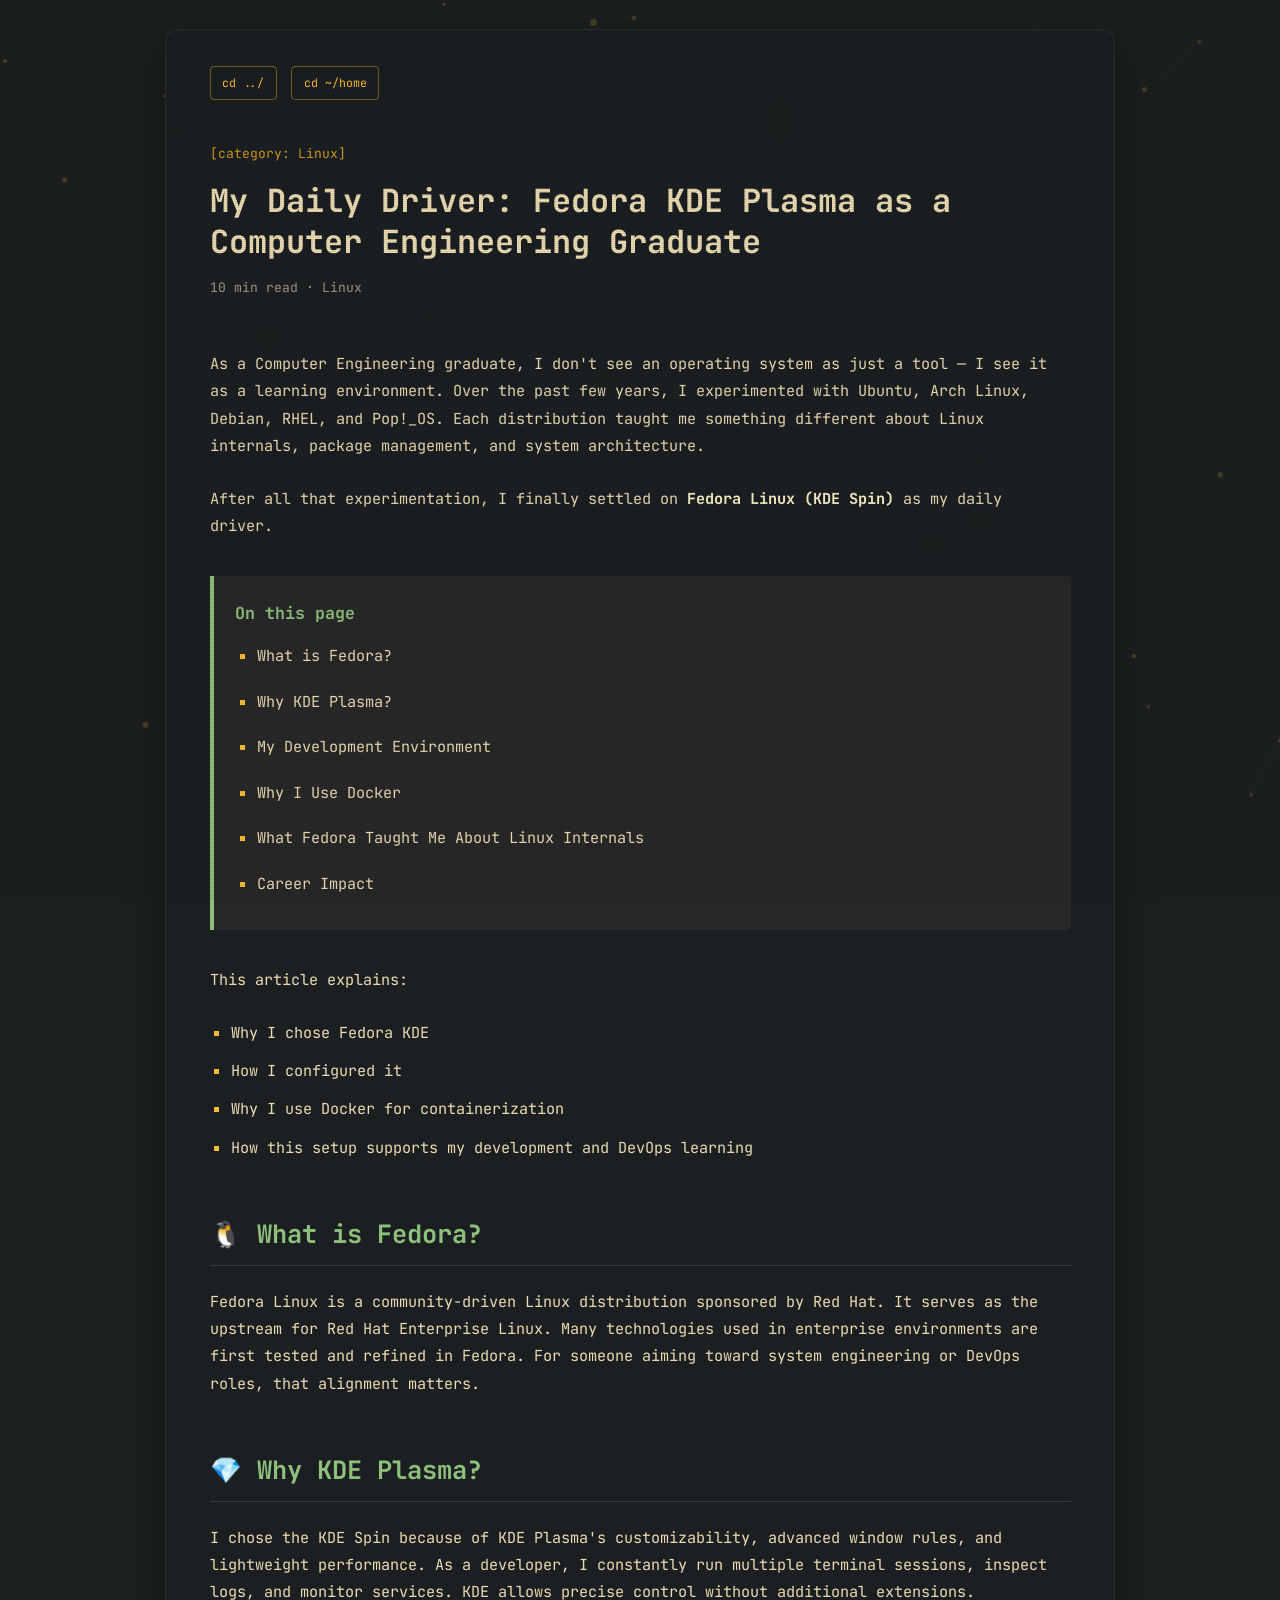
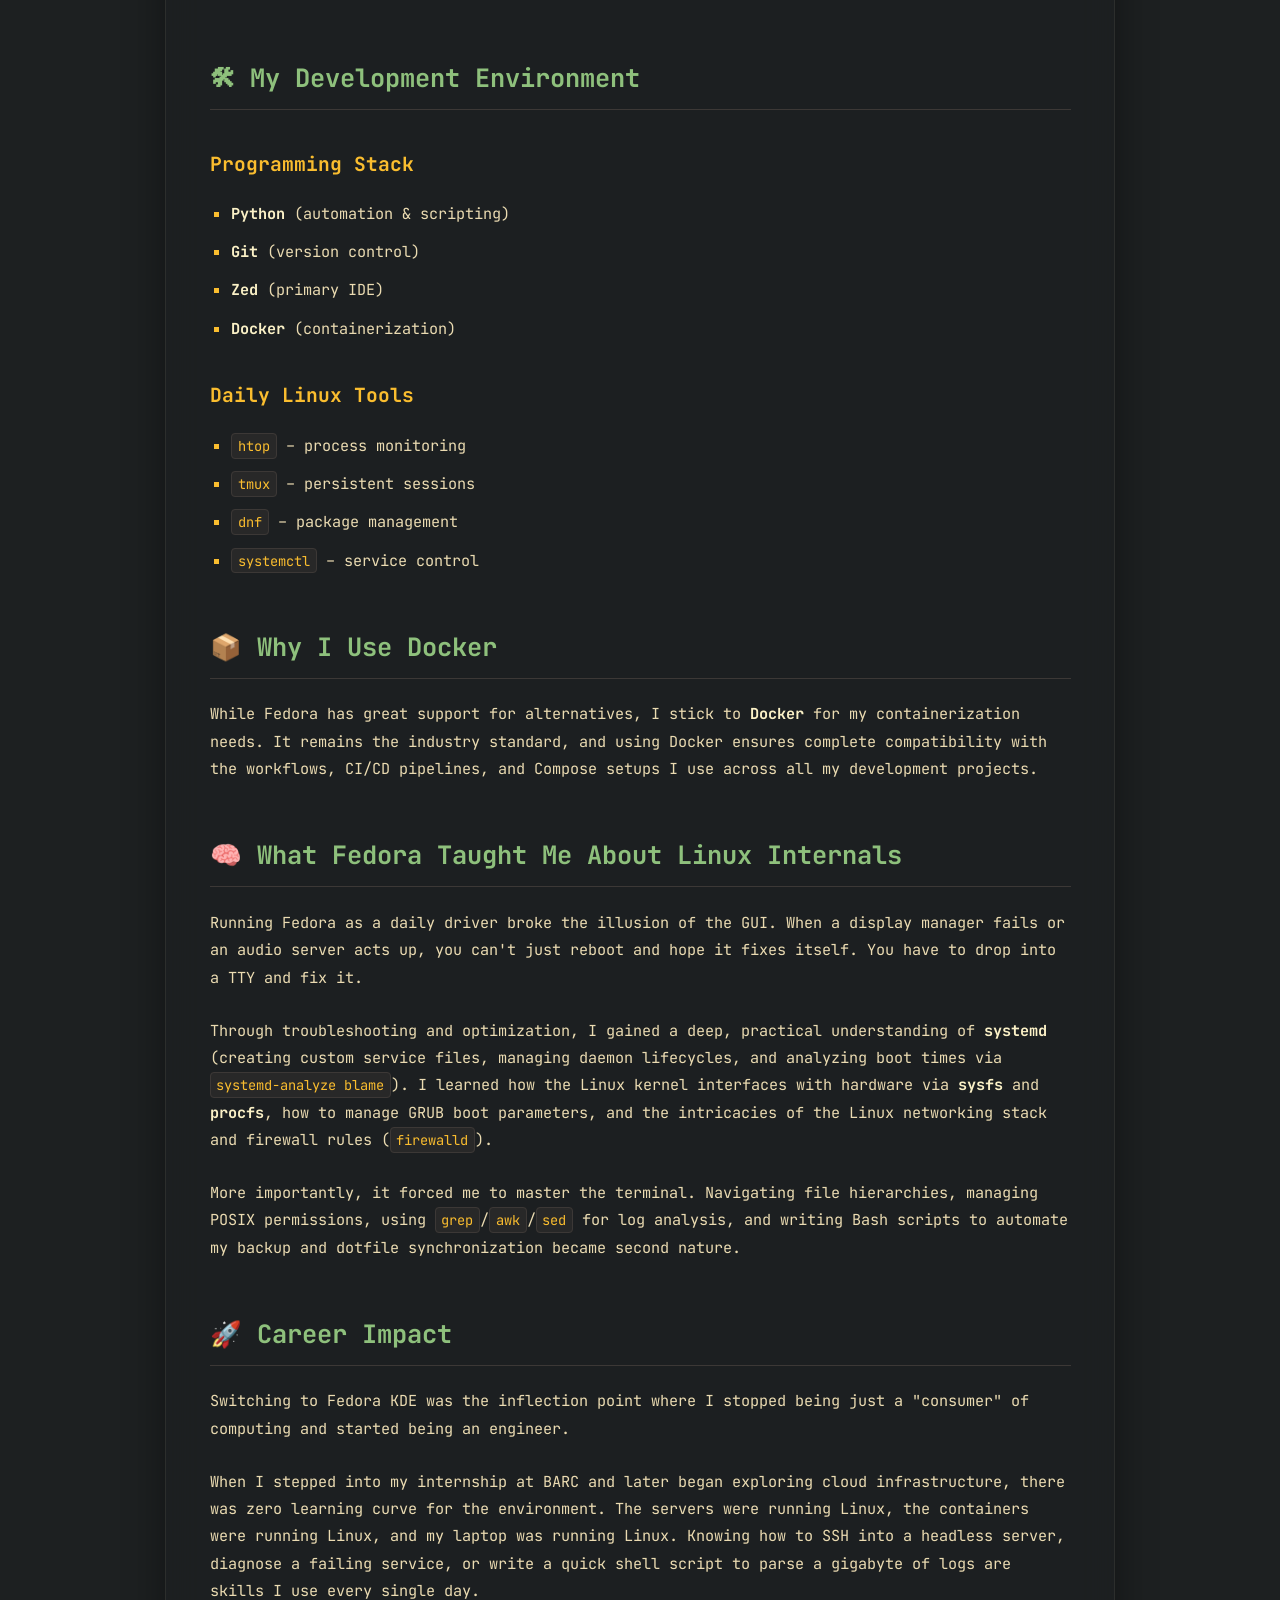
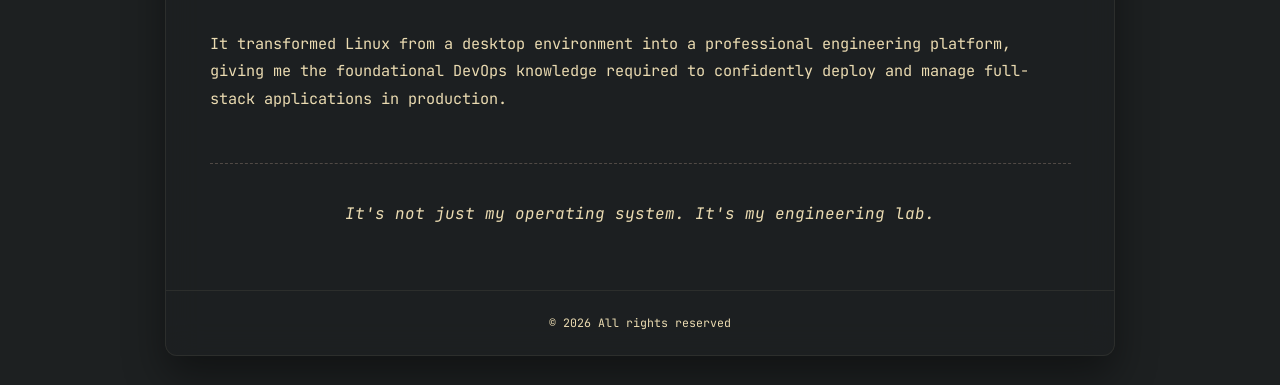
<file: blog/001-fedora-kde-plasma.html>
<!DOCTYPE html>
<html lang="en">
<head>
  <meta charset="UTF-8">
  <meta name="viewport" content="width=device-width, initial-scale=1.0">
  <title>My Daily Driver: Fedora KDE Plasma as a Computer Engineering Graduate | jeet@fedora:~/blog</title>
  <meta name="description" content="As a Computer Engineering graduate, I don't see an operating system as just a tool — I see it as a learning environment. Why I chose Fedora KDE Plasma.">
  <meta property="og:title" content="My Daily Driver: Fedora KDE Plasma as a Computer Engineering Graduate">
  <meta property="og:description" content="As a Computer Engineering graduate, I don't see an operating system as just a tool — I see it as a learning environment. Why I chose Fedora KDE Plasma.">
  <meta property="og:type" content="article">
  <meta property="article:published_time" content="2026-02-27">
  <meta property="og:url" content="https://jeetjawale.dev/blog/001-fedora-kde-plasma.html">
  <link rel="canonical" href="https://jeetjawale.dev/blog/001-fedora-kde-plasma.html">
  <meta property="og:image" content="https://jeetjawale.dev/assets/images/og-image.png">
  <meta property="og:image:width" content="1200">
  <meta property="og:image:height" content="630">
  <meta name="twitter:image" content="https://jeetjawale.dev/assets/images/og-image.png">
  <meta name="twitter:card" content="summary_large_image">
  <link rel="icon" href="data:image/svg+xml,<svg xmlns='http://www.w3.org/2000/svg' viewBox='0 0 100 100'><text y='.9em' font-size='90'>⚡</text></svg>">
  <link rel="preconnect" href="https://fonts.googleapis.com">
  <link rel="preconnect" href="https://fonts.gstatic.com" crossorigin>
  <link href="https://fonts.googleapis.com/css2?family=JetBrains+Mono:ital,wght@0,400;0,600;0,700;1,400&display=swap" rel="stylesheet">
  <link rel="stylesheet" href="../assets/css/style.css">

  <script type="application/ld+json">
  {
    "@context": "https://schema.org/",
    "@type": "Article",
    "headline": "My Daily Driver: Fedora KDE Plasma as a Computer Engineering Graduate",
    "description": "As a Computer Engineering graduate, I don't see an operating system as just a tool — I see it as a learning environment. Why I chose Fedora KDE Plasma.",
    "author": {
      "@type": "Person",
      "name": "Jeet Jawale",
      "url": "https://jeetjawale.dev/"
    },
    "datePublished": "2026-02-27",
    "image": "https://jeetjawale.dev/assets/images/og-image.png"
  }
  </script>
</head>
<body>
  <!-- CRT Scanlines -->
  <div class="crt-scanlines" aria-hidden="true"></div>
<!-- NEURAL NETWORK CANVAS (fixed background) -->
<canvas id="nn-canvas" aria-hidden="true"></canvas>

<div class="site-container">
<main>
  <div class="page-col">
    <div style="margin-bottom: 3rem; display: flex; gap: 1rem;">
      <a href="./blog.html" class="btn-terminal btn-terminal-outline" style="font-size: 0.8rem; padding: 0.4rem 0.8rem;">cd ../</a>
      <a href="../index.html?skipBoot=1" class="btn-terminal btn-terminal-outline" style="font-size: 0.8rem; padding: 0.4rem 0.8rem;">cd ~/home</a>
    </div>

    <article class="post-content">
      <header class="post-header">
        <div style="color: var(--yellow); font-size: 0.9rem; margin-bottom: 1rem;">[category: Linux]</div>
        <h1>My Daily Driver: Fedora KDE Plasma as a Computer Engineering Graduate</h1>
        <div style="color: var(--fg3); font-size: 0.9rem;">10 min read · Linux</div>
      </header>

      <div class="post-body">
        <p>As a Computer Engineering graduate, I don't see an operating system as just a tool &mdash; I see it as a learning environment. Over the past few years, I experimented with Ubuntu, Arch Linux, Debian, RHEL, and Pop!_OS. Each distribution taught me something different about Linux internals, package management, and system architecture.</p>

        <p>After all that experimentation, I finally settled on <strong>Fedora Linux (KDE Spin)</strong> as my daily driver.</p>

        <div class="post-callout">
          <h4>On this page</h4>
          <ul>
            <li><a href="#what-is-fedora">What is Fedora?</a></li>
            <li><a href="#why-kde-plasma">Why KDE Plasma?</a></li>
            <li><a href="#my-dev-env">My Development Environment</a></li>
            <li><a href="#why-docker">Why I Use Docker</a></li>
            <li><a href="#what-fedora-taught">What Fedora Taught Me About Linux Internals</a></li>
            <li><a href="#career-impact">Career Impact</a></li>
          </ul>
        </div>

        <p>This article explains:</p>
        <ul>
          <li>Why I chose Fedora KDE</li>
          <li>How I configured it</li>
          <li>Why I use Docker for containerization</li>
          <li>How this setup supports my development and DevOps learning</li>
        </ul>

        <h2 id="what-is-fedora">🐧 What is Fedora?</h2>
        <p>Fedora Linux is a community-driven Linux distribution sponsored by Red Hat. It serves as the upstream for Red Hat Enterprise Linux. Many technologies used in enterprise environments are first tested and refined in Fedora. For someone aiming toward system engineering or DevOps roles, that alignment matters.</p>

        <h2 id="why-kde-plasma">💎 Why KDE Plasma?</h2>
        <p>I chose the KDE Spin because of KDE Plasma's customizability, advanced window rules, and lightweight performance. As a developer, I constantly run multiple terminal sessions, inspect logs, and monitor services. KDE allows precise control without additional extensions.</p>

        <h2 id="my-dev-env">🛠 My Development Environment</h2>
        
        <h3>Programming Stack</h3>
        <ul>
          <li><strong>Python</strong> (automation & scripting)</li>
          <li><strong>Git</strong> (version control)</li>
          <li><strong>Zed</strong> (primary IDE)</li>
          <li><strong>Docker</strong> (containerization)</li>
        </ul>

        <h3>Daily Linux Tools</h3>
        <ul>
          <li><code>htop</code> – process monitoring</li>
          <li><code>tmux</code> – persistent sessions</li>
          <li><code>dnf</code> – package management</li>
          <li><code>systemctl</code> – service control</li>
        </ul>

        <h2 id="why-docker">📦 Why I Use Docker</h2>
        <p>While Fedora has great support for alternatives, I stick to <strong>Docker</strong> for my containerization needs. It remains the industry standard, and using Docker ensures complete compatibility with the workflows, CI/CD pipelines, and Compose setups I use across all my development projects.</p>

        <h2 id="what-fedora-taught">🧠 What Fedora Taught Me About Linux Internals</h2>
        <p>Running Fedora as a daily driver broke the illusion of the GUI. When a display manager fails or an audio server acts up, you can't just reboot and hope it fixes itself. You have to drop into a TTY and fix it.</p>
        <p>Through troubleshooting and optimization, I gained a deep, practical understanding of <strong>systemd</strong> (creating custom service files, managing daemon lifecycles, and analyzing boot times via <code>systemd-analyze blame</code>). I learned how the Linux kernel interfaces with hardware via <strong>sysfs</strong> and <strong>procfs</strong>, how to manage GRUB boot parameters, and the intricacies of the Linux networking stack and firewall rules (<code>firewalld</code>).</p>
        <p>More importantly, it forced me to master the terminal. Navigating file hierarchies, managing POSIX permissions, using <code>grep</code>/<code>awk</code>/<code>sed</code> for log analysis, and writing Bash scripts to automate my backup and dotfile synchronization became second nature.</p>

        <h2 id="career-impact">🚀 Career Impact</h2>
        <p>Switching to Fedora KDE was the inflection point where I stopped being just a "consumer" of computing and started being an engineer.</p>
        <p>When I stepped into my internship at BARC and later began exploring cloud infrastructure, there was zero learning curve for the environment. The servers were running Linux, the containers were running Linux, and my laptop was running Linux. Knowing how to SSH into a headless server, diagnose a failing service, or write a quick shell script to parse a gigabyte of logs are skills I use every single day.</p>
        <p>It transformed Linux from a desktop environment into a professional engineering platform, giving me the foundational DevOps knowledge required to confidently deploy and manage full-stack applications in production.</p>

        <p class="post-quote">
          It's not just my operating system. It's my engineering lab.
        </p>
      </div>
    </article>
  </div>
</main>

<footer>
  <div class="footer-bottom-row" style="justify-content: center;">
    <div>&copy; <span id="year"></span> All rights reserved</div>
  </div>
</footer>
</div> <!-- /site-container -->

<script>
  document.getElementById('year').textContent = new Date().getFullYear();
</script>
<script src="../assets/js/main.js"></script>

</body>
</html>
</file>
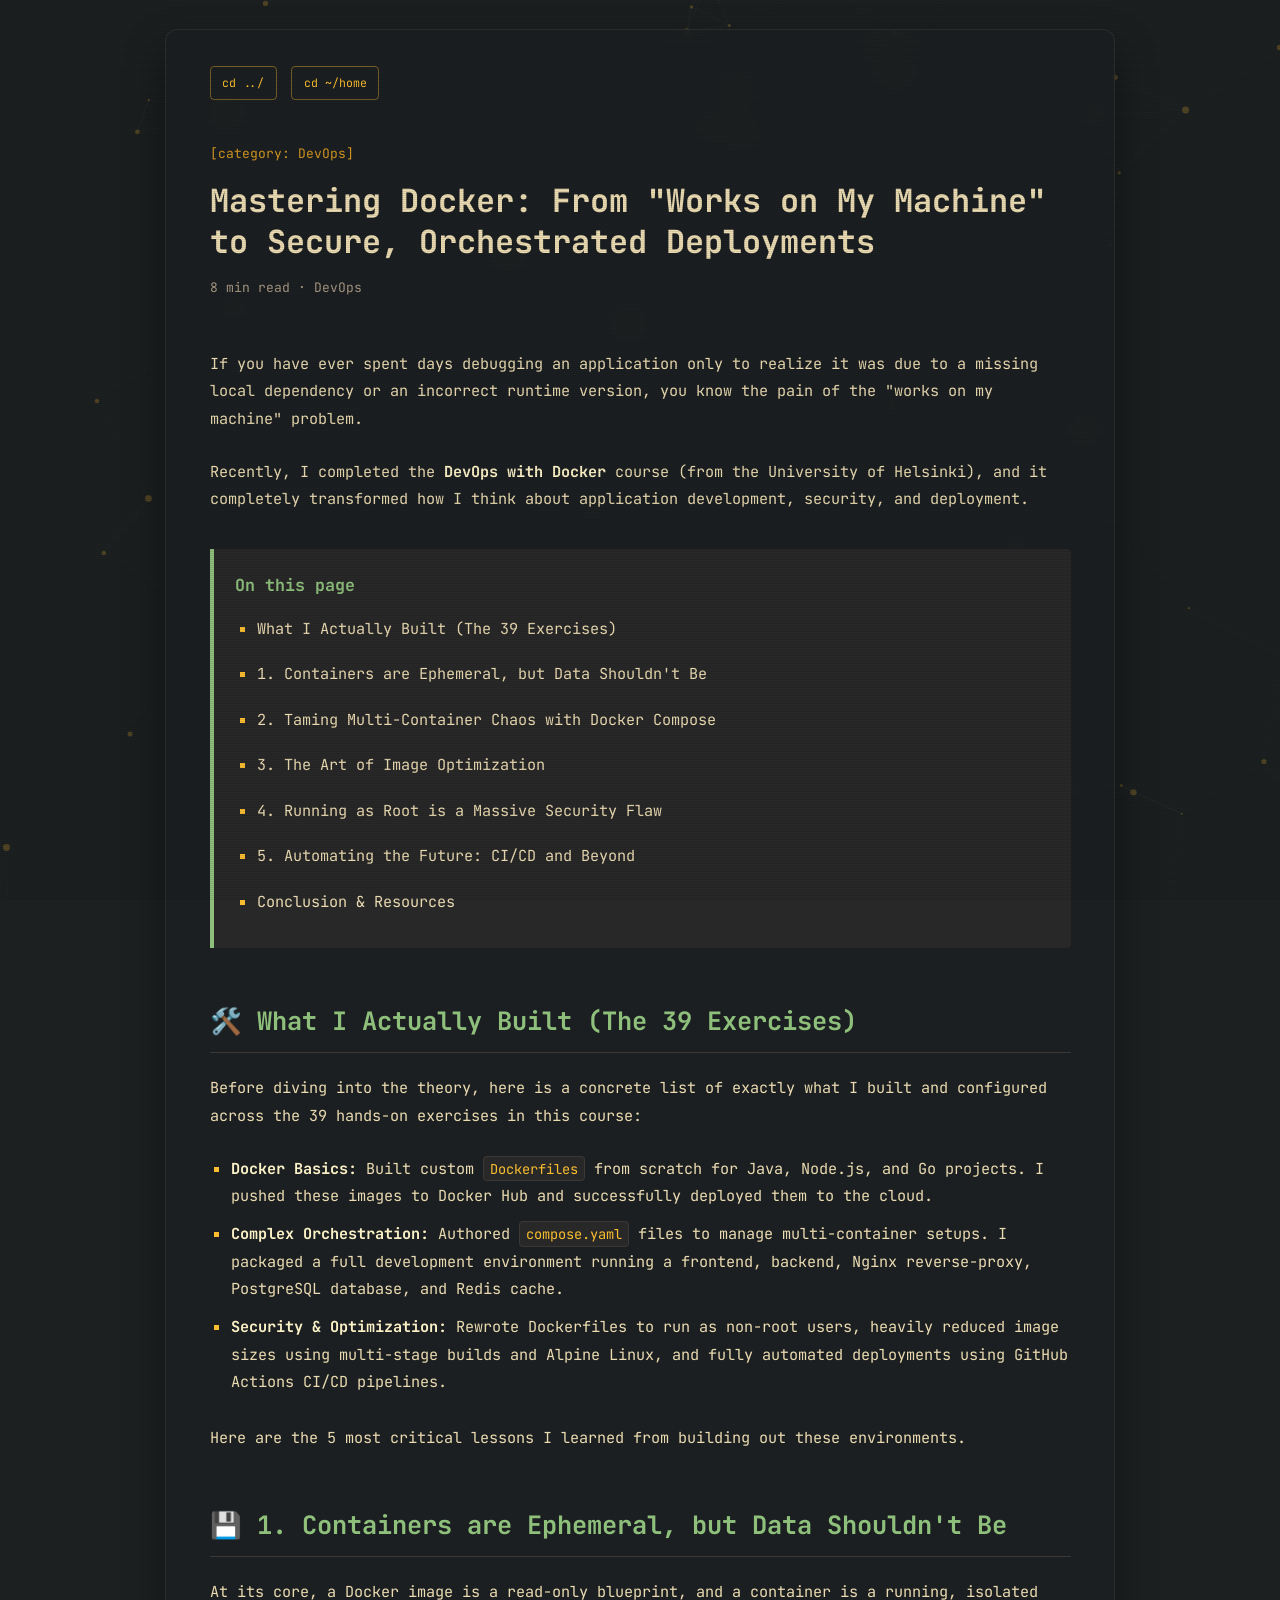
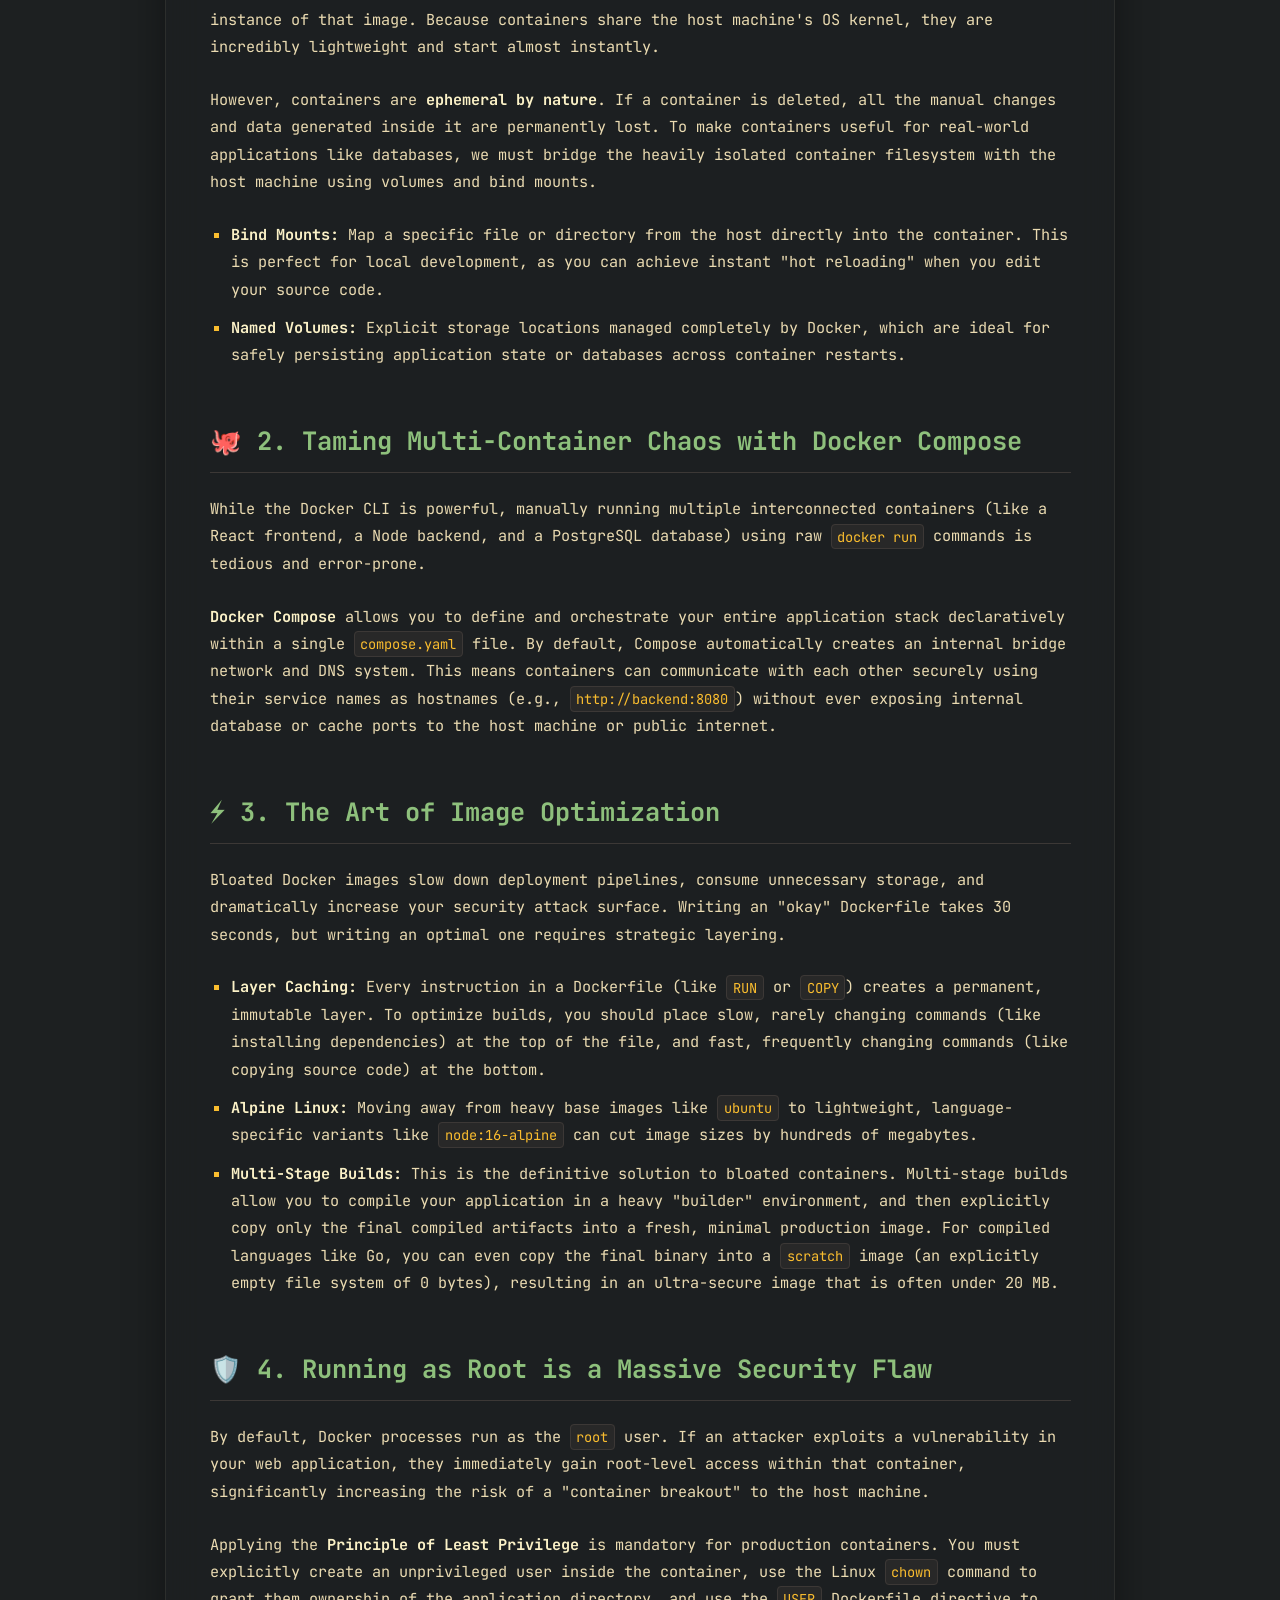
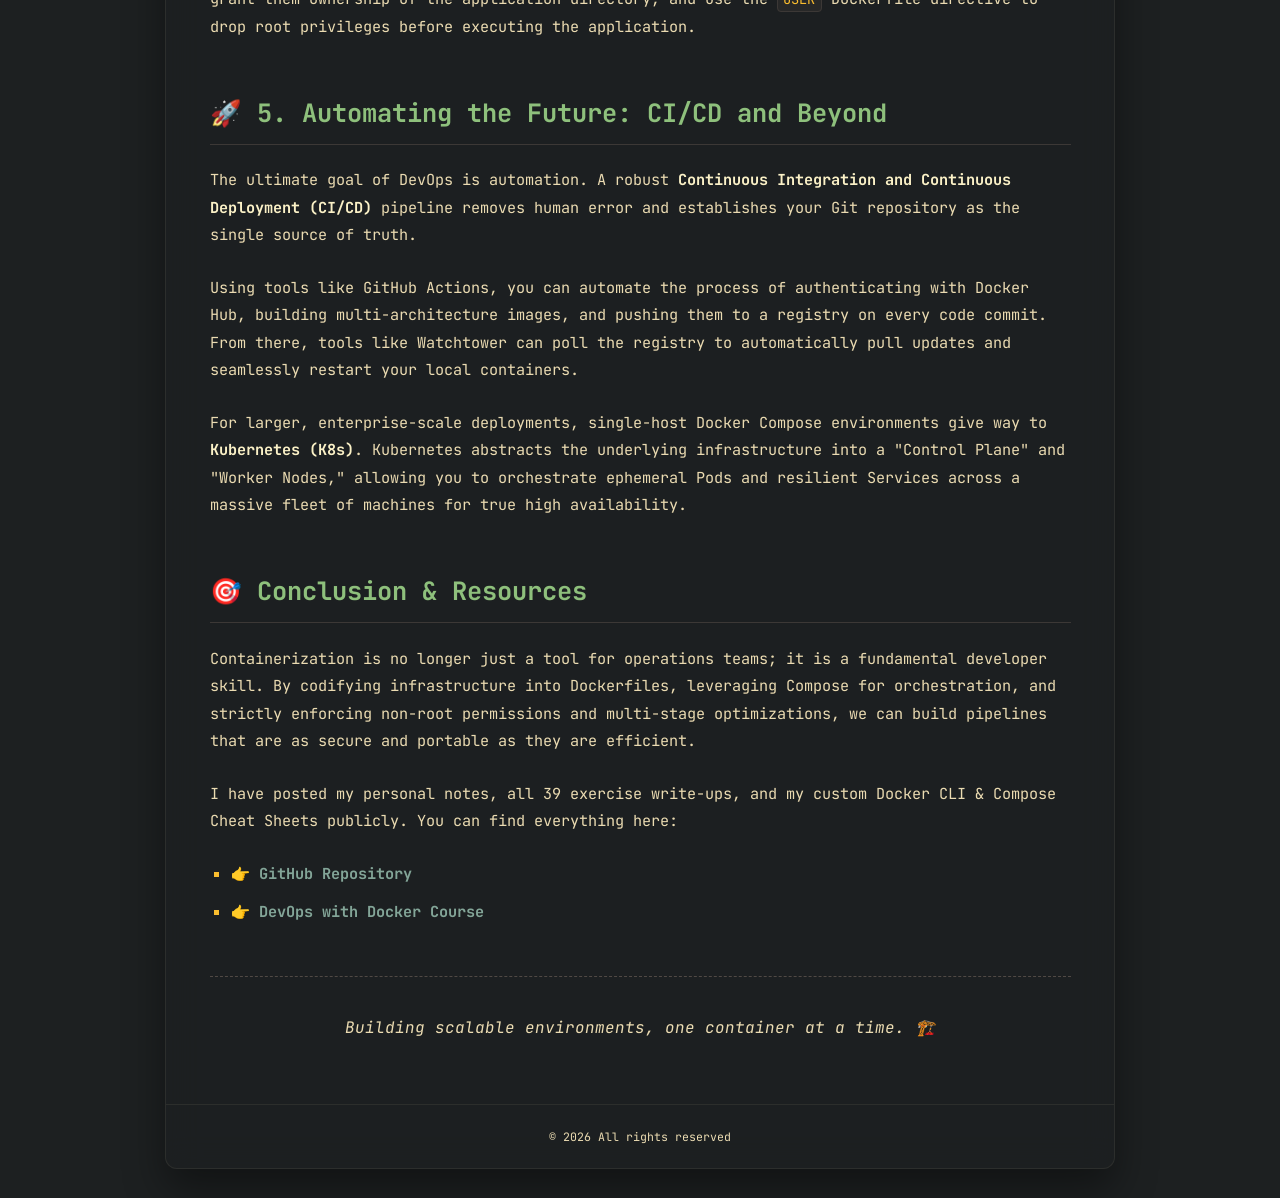
<file: blog/002-devops-with-docker.html>
<!DOCTYPE html>
<html lang="en">
<head>
  <meta charset="UTF-8">
  <meta name="viewport" content="width=device-width, initial-scale=1.0">
  <title>Mastering Docker: From "Works on My Machine" to Secure, Orchestrated Deployments | jeet@fedora:~/blog</title>
  <meta name="description" content="Recently, I completed the DevOps with Docker course, and it completely transformed how I think about application development, security, and deployment.">
  <meta property="og:title" content="Mastering Docker: From 'Works on My Machine' to Secure, Orchestrated Deployments">
  <meta property="og:description" content="Recently, I completed the DevOps with Docker course, and it completely transformed how I think about application development, security, and deployment.">
  <meta property="og:type" content="article">
  <meta property="article:published_time" content="2026-06-20">
  <meta property="og:url" content="https://jeetjawale.dev/blog/002-devops-with-docker.html">
  <link rel="canonical" href="https://jeetjawale.dev/blog/002-devops-with-docker.html">
  <meta property="og:image" content="https://jeetjawale.dev/assets/images/og-image.png">
  <meta property="og:image:width" content="1200">
  <meta property="og:image:height" content="630">
  <meta name="twitter:image" content="https://jeetjawale.dev/assets/images/og-image.png">
  <meta name="twitter:card" content="summary_large_image">
  <link rel="icon" href="data:image/svg+xml,<svg xmlns='http://www.w3.org/2000/svg' viewBox='0 0 100 100'><text y='.9em' font-size='90'>⚡</text></svg>">
  <link rel="preconnect" href="https://fonts.googleapis.com">
  <link rel="preconnect" href="https://fonts.gstatic.com" crossorigin>
  <link href="https://fonts.googleapis.com/css2?family=JetBrains+Mono:ital,wght@0,400;0,600;0,700;1,400&display=swap" rel="stylesheet">
  <link rel="stylesheet" href="../assets/css/style.css">

  <script type="application/ld+json">
  {
    "@context": "https://schema.org/",
    "@type": "Article",
    "headline": "Mastering Docker: From 'Works on My Machine' to Secure, Orchestrated Deployments",
    "description": "Recently, I completed the DevOps with Docker course, and it completely transformed how I think about application development, security, and deployment.",
    "author": {
      "@type": "Person",
      "name": "Jeet Jawale",
      "url": "https://jeetjawale.dev/"
    },
    "datePublished": "2026-06-20",
    "image": "https://jeetjawale.dev/assets/images/og-image.png"
  }
  </script>
</head>
<body>
  <!-- CRT Scanlines -->
  <div class="crt-scanlines" aria-hidden="true"></div>
<canvas id="nn-canvas" aria-hidden="true"></canvas>

<div class="site-container">
<main>
  <div class="page-col">
    <div style="margin-bottom: 3rem; display: flex; gap: 1rem;">
      <a href="./blog.html" class="btn-terminal btn-terminal-outline" style="font-size: 0.8rem; padding: 0.4rem 0.8rem;">cd ../</a>
      <a href="../index.html?skipBoot=1" class="btn-terminal btn-terminal-outline" style="font-size: 0.8rem; padding: 0.4rem 0.8rem;">cd ~/home</a>
    </div>

    <article class="post-content">
      <header class="post-header">
        <div style="color: var(--yellow); font-size: 0.9rem; margin-bottom: 1rem;">[category: DevOps]</div>
        <h1>Mastering Docker: From "Works on My Machine" to Secure, Orchestrated Deployments</h1>
        <div style="color: var(--fg3); font-size: 0.9rem;">8 min read · DevOps</div>
      </header>

      <div class="post-body">
        <p>If you have ever spent days debugging an application only to realize it was due to a missing local dependency or an incorrect runtime version, you know the pain of the "works on my machine" problem.</p>

        <p>Recently, I completed the <strong>DevOps with Docker</strong> course (from the University of Helsinki), and it completely transformed how I think about application development, security, and deployment.</p>

        <div class="post-callout">
          <h4>On this page</h4>
          <ul>
            <li><a href="#what-i-did">What I Actually Built (The 39 Exercises)</a></li>
            <li><a href="#lesson-1">1. Containers are Ephemeral, but Data Shouldn't Be</a></li>
            <li><a href="#lesson-2">2. Taming Multi-Container Chaos with Docker Compose</a></li>
            <li><a href="#lesson-3">3. The Art of Image Optimization</a></li>
            <li><a href="#lesson-4">4. Running as Root is a Massive Security Flaw</a></li>
            <li><a href="#lesson-5">5. Automating the Future: CI/CD and Beyond</a></li>
            <li><a href="#conclusion">Conclusion & Resources</a></li>
          </ul>
        </div>

        <h2 id="what-i-did">🛠️ What I Actually Built (The 39 Exercises)</h2>
        <p>Before diving into the theory, here is a concrete list of exactly what I built and configured across the 39 hands-on exercises in this course:</p>
        
        <ul>
          <li><strong>Docker Basics:</strong> Built custom <code>Dockerfiles</code> from scratch for Java, Node.js, and Go projects. I pushed these images to Docker Hub and successfully deployed them to the cloud.</li>
          <li><strong>Complex Orchestration:</strong> Authored <code>compose.yaml</code> files to manage multi-container setups. I packaged a full development environment running a frontend, backend, Nginx reverse-proxy, PostgreSQL database, and Redis cache.</li>
          <li><strong>Security & Optimization:</strong> Rewrote Dockerfiles to run as non-root users, heavily reduced image sizes using multi-stage builds and Alpine Linux, and fully automated deployments using GitHub Actions CI/CD pipelines.</li>
        </ul>

        <p>Here are the 5 most critical lessons I learned from building out these environments.</p>

        <h2 id="lesson-1">💾 1. Containers are Ephemeral, but Data Shouldn't Be</h2>
        <p>At its core, a Docker image is a read-only blueprint, and a container is a running, isolated instance of that image. Because containers share the host machine's OS kernel, they are incredibly lightweight and start almost instantly.</p>

        <p>However, containers are <strong>ephemeral by nature</strong>. If a container is deleted, all the manual changes and data generated inside it are permanently lost. To make containers useful for real-world applications like databases, we must bridge the heavily isolated container filesystem with the host machine using volumes and bind mounts.</p>

        <ul>
          <li><strong>Bind Mounts:</strong> Map a specific file or directory from the host directly into the container. This is perfect for local development, as you can achieve instant "hot reloading" when you edit your source code.</li>
          <li><strong>Named Volumes:</strong> Explicit storage locations managed completely by Docker, which are ideal for safely persisting application state or databases across container restarts.</li>
        </ul>

        <h2 id="lesson-2">🐙 2. Taming Multi-Container Chaos with Docker Compose</h2>
        <p>While the Docker CLI is powerful, manually running multiple interconnected containers (like a React frontend, a Node backend, and a PostgreSQL database) using raw <code>docker run</code> commands is tedious and error-prone.</p>

        <p><strong>Docker Compose</strong> allows you to define and orchestrate your entire application stack declaratively within a single <code>compose.yaml</code> file. By default, Compose automatically creates an internal bridge network and DNS system. This means containers can communicate with each other securely using their service names as hostnames (e.g., <code>http://backend:8080</code>) without ever exposing internal database or cache ports to the host machine or public internet.</p>

        <h2 id="lesson-3">⚡ 3. The Art of Image Optimization</h2>
        <p>Bloated Docker images slow down deployment pipelines, consume unnecessary storage, and dramatically increase your security attack surface. Writing an "okay" Dockerfile takes 30 seconds, but writing an optimal one requires strategic layering.</p>

        <ul>
          <li><strong>Layer Caching:</strong> Every instruction in a Dockerfile (like <code>RUN</code> or <code>COPY</code>) creates a permanent, immutable layer. To optimize builds, you should place slow, rarely changing commands (like installing dependencies) at the top of the file, and fast, frequently changing commands (like copying source code) at the bottom.</li>
          <li><strong>Alpine Linux:</strong> Moving away from heavy base images like <code>ubuntu</code> to lightweight, language-specific variants like <code>node:16-alpine</code> can cut image sizes by hundreds of megabytes.</li>
          <li><strong>Multi-Stage Builds:</strong> This is the definitive solution to bloated containers. Multi-stage builds allow you to compile your application in a heavy "builder" environment, and then explicitly copy only the final compiled artifacts into a fresh, minimal production image. For compiled languages like Go, you can even copy the final binary into a <code>scratch</code> image (an explicitly empty file system of 0 bytes), resulting in an ultra-secure image that is often under 20 MB.</li>
        </ul>

        <h2 id="lesson-4">🛡️ 4. Running as Root is a Massive Security Flaw</h2>
        <p>By default, Docker processes run as the <code>root</code> user. If an attacker exploits a vulnerability in your web application, they immediately gain root-level access within that container, significantly increasing the risk of a "container breakout" to the host machine.</p>

        <p>Applying the <strong>Principle of Least Privilege</strong> is mandatory for production containers. You must explicitly create an unprivileged user inside the container, use the Linux <code>chown</code> command to grant them ownership of the application directory, and use the <code>USER</code> Dockerfile directive to drop root privileges before executing the application.</p>

        <h2 id="lesson-5">🚀 5. Automating the Future: CI/CD and Beyond</h2>
        <p>The ultimate goal of DevOps is automation. A robust <strong>Continuous Integration and Continuous Deployment (CI/CD)</strong> pipeline removes human error and establishes your Git repository as the single source of truth.</p>

        <p>Using tools like GitHub Actions, you can automate the process of authenticating with Docker Hub, building multi-architecture images, and pushing them to a registry on every code commit. From there, tools like Watchtower can poll the registry to automatically pull updates and seamlessly restart your local containers.</p>

        <p>For larger, enterprise-scale deployments, single-host Docker Compose environments give way to <strong>Kubernetes (K8s)</strong>. Kubernetes abstracts the underlying infrastructure into a "Control Plane" and "Worker Nodes," allowing you to orchestrate ephemeral Pods and resilient Services across a massive fleet of machines for true high availability.</p>

        <h2 id="conclusion">🎯 Conclusion & Resources</h2>
        <p>Containerization is no longer just a tool for operations teams; it is a fundamental developer skill. By codifying infrastructure into Dockerfiles, leveraging Compose for orchestration, and strictly enforcing non-root permissions and multi-stage optimizations, we can build pipelines that are as secure and portable as they are efficient.</p>

        <p>I have posted my personal notes, all 39 exercise write-ups, and my custom Docker CLI & Compose Cheat Sheets publicly. You can find everything here:</p>

        <ul>
          <li>👉 <strong><a href="https://github.com/jeetjawale/devops-with-docker-spring-2026" target="_blank" style="color: var(--blue-b);">GitHub Repository</a></strong></li>
          <li>👉 <strong><a href="https://courses.mooc.fi/org/uh-cs/courses/devops-with-docker-spring-2026" target="_blank" style="color: var(--blue-b);">DevOps with Docker Course</a></strong></li>
        </ul>

        <p class="post-quote">
          Building scalable environments, one container at a time. 🏗️
        </p>
      </div>
    </article>
  </div>
</main>

<footer>
  <div class="footer-bottom-row" style="justify-content: center;">
    <div>&copy; <span id="year"></span> All rights reserved</div>
  </div>
</footer>
</div> <!-- /site-container -->

<script>
  document.getElementById('year').textContent = new Date().getFullYear();
</script>
<script src="../assets/js/main.js"></script>

</body>
</html>
</file>
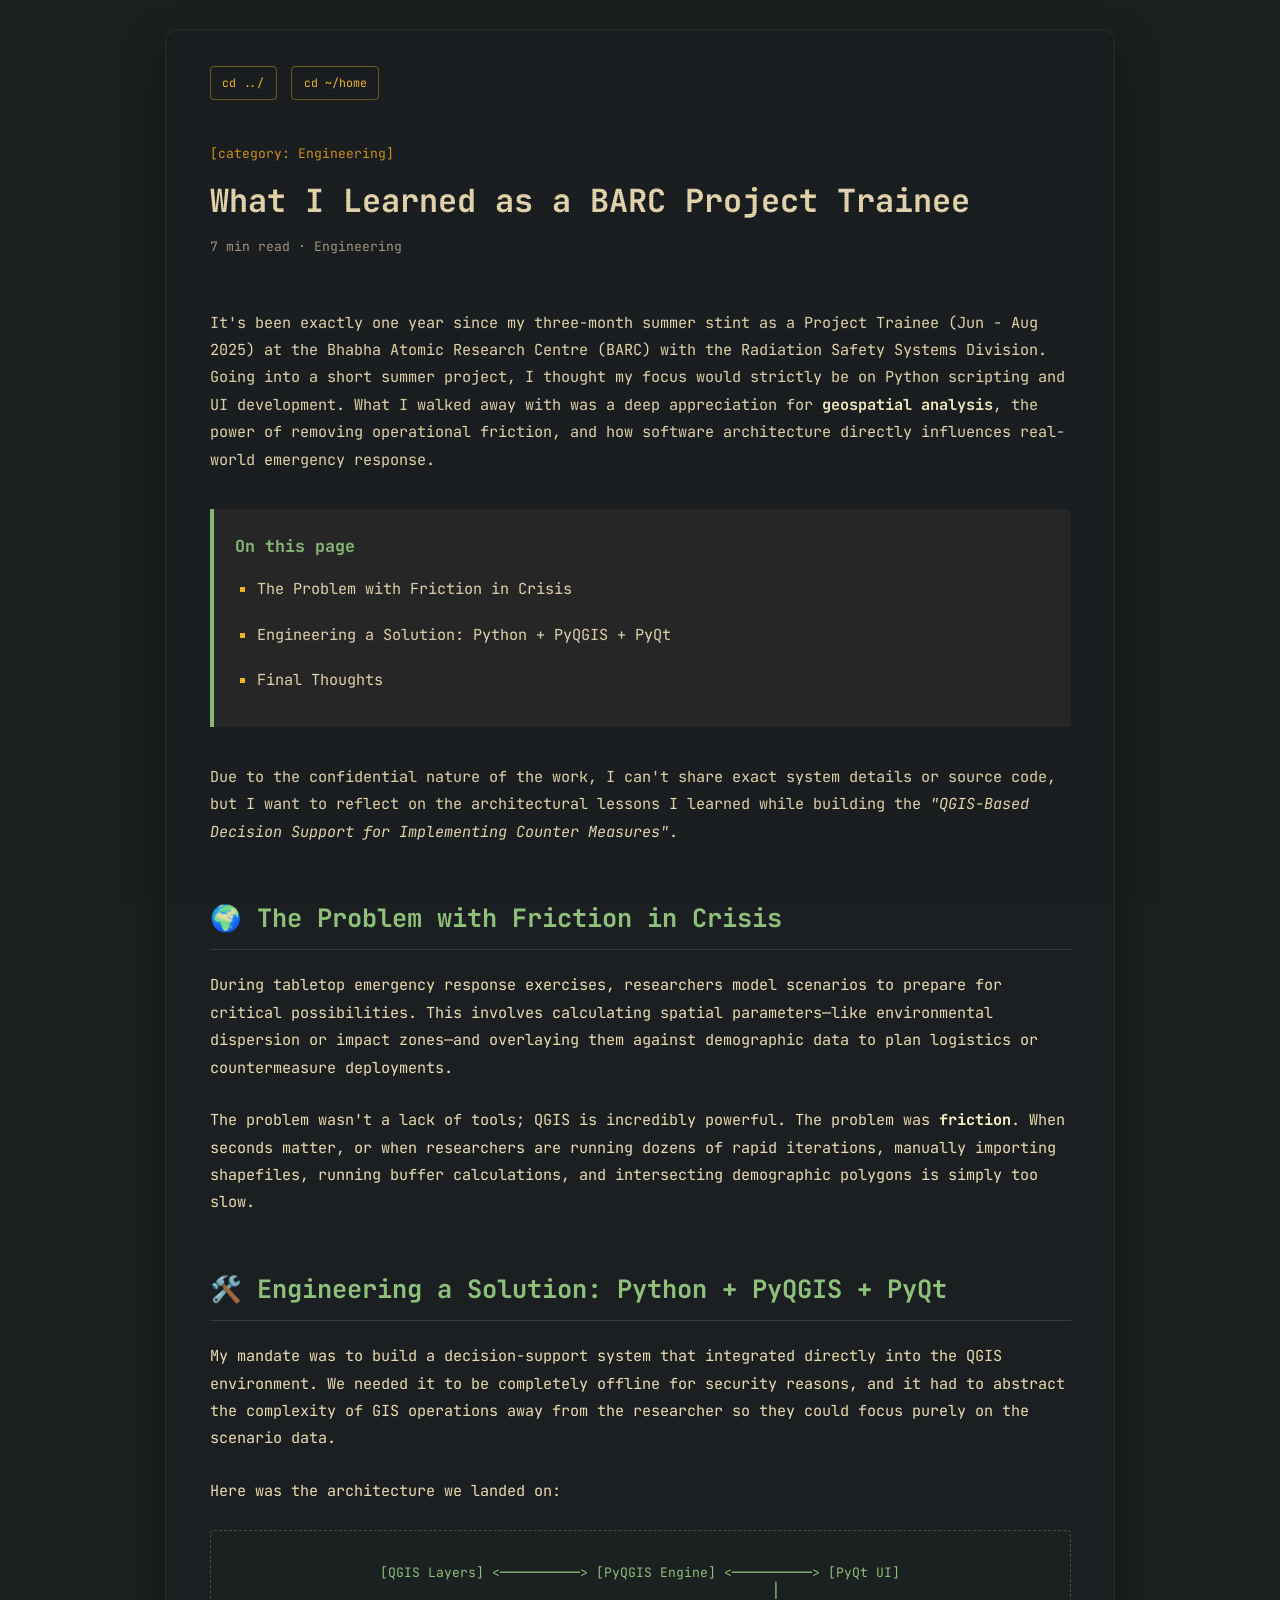
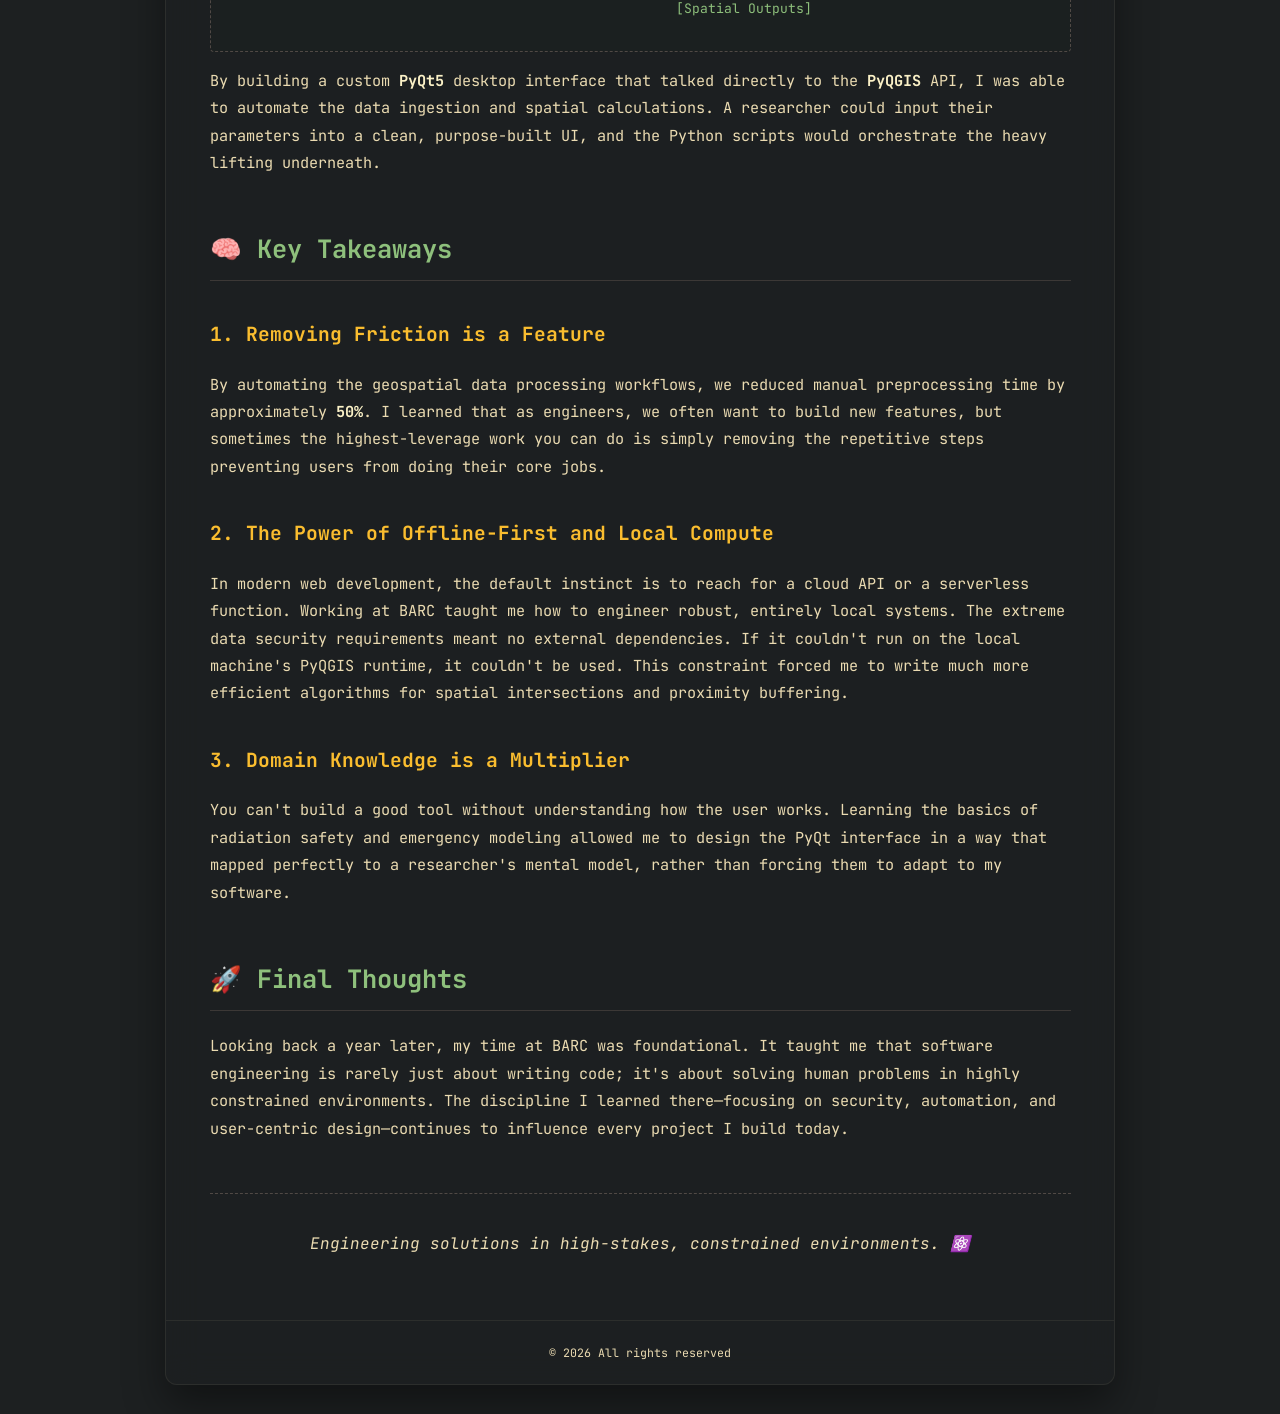
<file: blog/003-barc-internship-retrospective.html>
<!DOCTYPE html>
<html lang="en">
<head>
  <meta charset="UTF-8">
  <meta name="viewport" content="width=device-width, initial-scale=1.0">
  <title>What I Learned as a BARC Project Trainee | jeet@fedora:~/blog</title>
  <meta name="description" content="A retrospective on my three-month summer project trainee stint at Bhabha Atomic Research Centre (BARC).">
  <meta property="og:title" content="What I Learned as a BARC Project Trainee">
  <meta property="og:description" content="A retrospective on my three-month summer project trainee stint at Bhabha Atomic Research Centre (BARC).">
  <meta property="og:type" content="article">
  <meta property="article:published_time" content="2026-06-28">
  <meta property="og:url" content="https://jeetjawale.dev/blog/003-barc-internship-retrospective.html">
  <link rel="canonical" href="https://jeetjawale.dev/blog/003-barc-internship-retrospective.html">
  <meta property="og:image" content="https://jeetjawale.dev/assets/images/og-image.png">
  <meta property="og:image:width" content="1200">
  <meta property="og:image:height" content="630">
  <meta name="twitter:image" content="https://jeetjawale.dev/assets/images/og-image.png">
  <meta name="twitter:card" content="summary_large_image">
  <link rel="icon" href="data:image/svg+xml,<svg xmlns='http://www.w3.org/2000/svg' viewBox='0 0 100 100'><text y='.9em' font-size='90'>⚡</text></svg>">
  <link rel="preconnect" href="https://fonts.googleapis.com">
  <link rel="preconnect" href="https://fonts.gstatic.com" crossorigin>
  <link href="https://fonts.googleapis.com/css2?family=JetBrains+Mono:ital,wght@0,400;0,600;0,700;1,400&display=swap" rel="stylesheet">
  <link rel="stylesheet" href="../assets/css/style.css">
</head>
<body>
  <!-- CRT Scanlines -->
  <div class="crt-scanlines" aria-hidden="true"></div>
<!-- NEURAL NETWORK CANVAS (fixed background) -->
<canvas id="nn-canvas" aria-hidden="true"></canvas>

<div class="site-container">
<main>
  <div class="page-col">
    <div style="margin-bottom: 3rem; display: flex; gap: 1rem;">
      <a href="./blog.html" class="btn-terminal btn-terminal-outline" style="font-size: 0.8rem; padding: 0.4rem 0.8rem;">cd ../</a>
      <a href="../index.html?skipBoot=1" class="btn-terminal btn-terminal-outline" style="font-size: 0.8rem; padding: 0.4rem 0.8rem;">cd ~/home</a>
    </div>

    <article class="post-content">
      <header class="post-header">
        <div style="color: var(--yellow); font-size: 0.9rem; margin-bottom: 1rem;">[category: Engineering]</div>
        <h1>What I Learned as a BARC Project Trainee</h1>
        <div style="color: var(--fg3); font-size: 0.9rem;">7 min read · Engineering</div>
      </header>

      <div class="post-body">
        <p>It's been exactly one year since my three-month summer stint as a Project Trainee (Jun - Aug 2025) at the Bhabha Atomic Research Centre (BARC) with the Radiation Safety Systems Division. Going into a short summer project, I thought my focus would strictly be on Python scripting and UI development. What I walked away with was a deep appreciation for <strong>geospatial analysis</strong>, the power of removing operational friction, and how software architecture directly influences real-world emergency response.</p>

        <div class="post-callout">
          <h4>On this page</h4>
          <ul>
            <li><a href="#the-problem">The Problem with Friction in Crisis</a></li>
            <li><a href="#the-solution">Engineering a Solution: Python + PyQGIS + PyQt</a></li>
            <li><a href="#conclusion">Final Thoughts</a></li>
          </ul>
        </div>

        <p>Due to the confidential nature of the work, I can't share exact system details or source code, but I want to reflect on the architectural lessons I learned while building the <em>"QGIS-Based Decision Support for Implementing Counter Measures"</em>.</p>

        <h2 id="the-problem">🌍 The Problem with Friction in Crisis</h2>
        <p>During tabletop emergency response exercises, researchers model scenarios to prepare for critical possibilities. This involves calculating spatial parameters—like environmental dispersion or impact zones—and overlaying them against demographic data to plan logistics or countermeasure deployments.</p>

        <p>The problem wasn't a lack of tools; QGIS is incredibly powerful. The problem was <strong>friction</strong>. When seconds matter, or when researchers are running dozens of rapid iterations, manually importing shapefiles, running buffer calculations, and intersecting demographic polygons is simply too slow.</p>

        <h2 id="the-solution">🛠️ Engineering a Solution: Python + PyQGIS + PyQt</h2>
        <p>My mandate was to build a decision-support system that integrated directly into the QGIS environment. We needed it to be completely offline for security reasons, and it had to abstract the complexity of GIS operations away from the researcher so they could focus purely on the scenario data.</p>

        <p>Here was the architecture we landed on:</p>
        
        <div class="ascii-diagram" style="text-align: center;">
[QGIS Layers] &lt;──────────&gt; [PyQGIS Engine] &lt;──────────&gt; [PyQt UI]
                                  │
                          [Spatial Outputs]
        </div>

        <p>By building a custom <strong>PyQt5</strong> desktop interface that talked directly to the <strong>PyQGIS</strong> API, I was able to automate the data ingestion and spatial calculations. A researcher could input their parameters into a clean, purpose-built UI, and the Python scripts would orchestrate the heavy lifting underneath.</p>

        <h2 id="key-takeaways">🧠 Key Takeaways</h2>
        
        <h3>1. Removing Friction is a Feature</h3>
        <p>By automating the geospatial data processing workflows, we reduced manual preprocessing time by approximately <strong>50%</strong>. I learned that as engineers, we often want to build new features, but sometimes the highest-leverage work you can do is simply removing the repetitive steps preventing users from doing their core jobs.</p>

        <h3>2. The Power of Offline-First and Local Compute</h3>
        <p>In modern web development, the default instinct is to reach for a cloud API or a serverless function. Working at BARC taught me how to engineer robust, entirely local systems. The extreme data security requirements meant no external dependencies. If it couldn't run on the local machine's PyQGIS runtime, it couldn't be used. This constraint forced me to write much more efficient algorithms for spatial intersections and proximity buffering.</p>

        <h3>3. Domain Knowledge is a Multiplier</h3>
        <p>You can't build a good tool without understanding how the user works. Learning the basics of radiation safety and emergency modeling allowed me to design the PyQt interface in a way that mapped perfectly to a researcher's mental model, rather than forcing them to adapt to my software.</p>

        <h2 id="conclusion">🚀 Final Thoughts</h2>
        <p>Looking back a year later, my time at BARC was foundational. It taught me that software engineering is rarely just about writing code; it's about solving human problems in highly constrained environments. The discipline I learned there—focusing on security, automation, and user-centric design—continues to influence every project I build today.</p>

        <p class="post-quote">
          Engineering solutions in high-stakes, constrained environments. ⚛️
        </p>
      </div>

    </article>
  </div>
</main>

<footer>
  <div class="footer-bottom-row" style="justify-content: center;">
    <div>&copy; <span id="year"></span> All rights reserved</div>
  </div>
</footer>
</div> <!-- /site-container -->
<script>document.getElementById('year').textContent = new Date().getFullYear();</script>
</body>
</html>
</file>
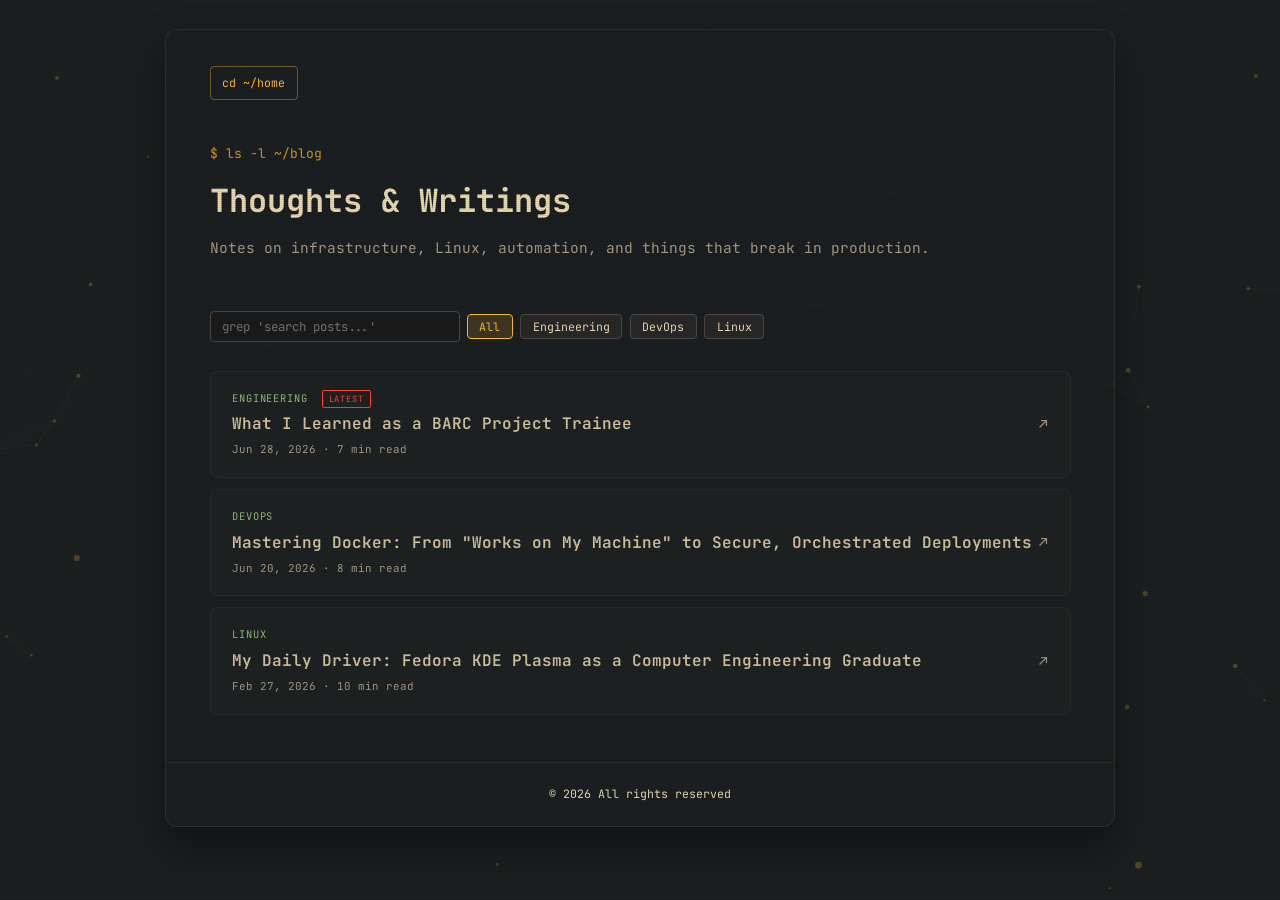
<file: blog/blog.html>
<!DOCTYPE html>
<html lang="en">
<head>
  <meta charset="UTF-8">
  <meta name="viewport" content="width=device-width, initial-scale=1.0">
  <title>Blog | Jeet Jawale</title>
  <meta name="description" content="Thoughts and insights on infrastructure, automation, and building reliable systems.">
  <meta property="og:title" content="Blog | Jeet Jawale">
  <meta property="og:type" content="website">
  <meta property="og:url" content="https://jeetjawale.dev/blog/blog.html">
  <link rel="canonical" href="https://jeetjawale.dev/blog/blog.html">
  <meta property="og:image" content="https://jeetjawale.dev/assets/images/og-image.png">
  <meta property="og:image:width" content="1200">
  <meta property="og:image:height" content="630">
  <meta name="twitter:image" content="https://jeetjawale.dev/assets/images/og-image.png">
  <meta name="twitter:card" content="summary_large_image">
  <link rel="icon" href="../assets/favicon.svg" type="image/svg+xml">
  <link rel="preconnect" href="https://fonts.googleapis.com">
  <link rel="preconnect" href="https://fonts.gstatic.com" crossorigin>
  <link href="https://fonts.googleapis.com/css2?family=JetBrains+Mono:ital,wght@0,400;0,600;0,700;1,400&display=swap" rel="stylesheet">
  <link rel="stylesheet" href="../assets/css/style.css">
</head>
<body>
  <!-- CRT Scanlines -->
  <div class="crt-scanlines" aria-hidden="true"></div>
<!-- NEURAL NETWORK CANVAS (fixed background) -->
<canvas id="nn-canvas" aria-hidden="true"></canvas>

<div class="site-container">
<main>
  <div class="page-col">
    
    <div style="margin-bottom: 3rem; display: flex; gap: 1rem;">
      <a href="../index.html?skipBoot=1" class="btn-terminal btn-terminal-outline" style="font-size: 0.8rem; padding: 0.4rem 0.8rem;">cd ~/home</a>
    </div>

    <div class="post-header">
      <div style="color: var(--yellow); font-size: 0.9rem; margin-bottom: 1rem;">$ ls -l ~/blog</div>
      <h1>Thoughts & Writings</h1>
      <p style="color: var(--fg3);">Notes on infrastructure, Linux, automation, and things that break in production.</p>
    </div>

    <div class="blog-filters" id="blog-filters-container">
      <input type="text" class="search-box" id="search-box" placeholder="grep 'search posts...'">
    </div>

    <div class="blog-list" id="posts-grid">
      <!-- Posts will be inserted here by JS -->
    </div>

    <div id="no-results" style="display: none; color: var(--fg3); font-style: italic;">
      grep: no match found
    </div>
  </div>
</main>

<footer>
  <div class="footer-bottom-row" style="justify-content: center;">
    <div>&copy; <span id="year"></span> All rights reserved</div>
  </div>
</footer>
</div> <!-- /site-container -->

<script src="./posts.js"></script>
<script>
  document.getElementById('year').textContent = new Date().getFullYear();

  const posts = blogPosts || [];
  let currentFilter = 'all';
  let currentSearch = '';

  function generateFilters() {
    const container = document.getElementById('blog-filters-container');
    if (!container) return;
    
    // Get unique categories
    const categories = ['all'];
    posts.forEach(p => {
      if (p.category && !categories.includes(p.category)) {
        categories.push(p.category);
      }
    });

    categories.forEach(cat => {
      const btn = document.createElement('button');
      btn.type = 'button';
      btn.className = 'filter-btn' + (cat === 'all' ? ' active' : '');
      btn.dataset.filter = cat;
      btn.textContent = cat === 'all' ? 'All' : cat;
      
      btn.addEventListener('click', () => {
        document.querySelectorAll('.filter-btn').forEach(b => b.classList.remove('active'));
        btn.classList.add('active');
        currentFilter = cat;
        renderPosts();
      });
      container.appendChild(btn);
    });
  }

  function renderPosts() {
    const postsGrid = document.getElementById('posts-grid');
    const noResults = document.getElementById('no-results');
    postsGrid.innerHTML = '';
    
    const filtered = posts.filter(post => {
      const pCat = (post.category || '').toLowerCase();
      const cFilter = (currentFilter || '').toLowerCase();
      const matchesFilter = (cFilter === 'all') || (pCat === cFilter);
      
      const search = (currentSearch || '').toLowerCase();
      const pTitle = (post.title || '').toLowerCase();
      const pExcerpt = (post.excerpt || '').toLowerCase();
      const matchesSearch = pTitle.includes(search) || pExcerpt.includes(search);
      
      return matchesFilter && matchesSearch;
    });
    
    if (filtered.length === 0) {
      noResults.style.display = 'block';
      return;
    }
    
    noResults.style.display = 'none';
    
    filtered.forEach((post, index) => {
      const postItem = document.createElement('a');
      postItem.href = `./${post.id}.html`;
      postItem.className = 'blog-item blog-item--dashed';
      
      const badge = post.latest ? '<span style="color:var(--red-b); border:1px solid var(--red-b); padding:2px 6px; font-size:0.6rem; margin-left:0.5rem; border-radius:2px;">LATEST</span>' : '';
      
      postItem.innerHTML = `
        <div>
          <div class="blog-cat">${post.category} ${badge}</div>
          <div class="blog-title">${post.title}</div>
          <div class="blog-meta">${post.date} · ${post.readTime}</div>
        </div>
        <div class="blog-arr">↗</div>
      `;
      postsGrid.appendChild(postItem);
      
      // The CSS sets .blog-item to opacity: 0 by default for the scroll animation.
      // We must add the .in class so they actually show up after filtering!
      setTimeout(() => postItem.classList.add('in'), 10 + (index * 30));
    });
  }



  // Search box
  document.getElementById('search-box')?.addEventListener('input', (e) => {
    currentSearch = e.target.value;
    renderPosts();
  });

  // Initial render
  generateFilters();
  renderPosts();
</script>

<script src="../assets/js/main.js"></script>
</body>
</html>
</file>
<file: assets/css/style.css>
/* ===================================================
   Gruvbox Portfolio — Complete Stylesheet
   =================================================== */

/* --- Palette --- */
:root {
  --bg0: #1b1b1b;
  --bg: #1d2021;
  --bg1: #282828;
  --bg2: #3c3836;
  --bg3: #504945;
  --bg4: #665c54;
  --fg0: #fbf1c7;
  --fg: #ebdbb2;
  --fg1: #d5c4a1;
  --fg2: #bdae93;
  --fg3: #a89984;
  --red: #cc241d;
  --red-b: #fb4934;
  --green: #98971a;
  --green-b: #b8bb26;
  --yellow: #d79921;
  --yellow-b: #fabd2f;
  --blue: #458588;
  --blue-b: #83a598;
  --purple: #b16286;
  --purple-b: #d3869b;
  --aqua: #689d6a;
  --aqua-b: #8ec07c;
  --orange: #d65d0e;
  --orange-b: #fe8019;
  --gray: #928374;
}

/* --- Global Reset --- */
*,
*::before,
*::after {
  box-sizing: border-box;
  margin: 0;
  padding: 0;
}

/* --- Selection --- */
::selection {
  background: var(--yellow-b);
  color: var(--bg);
}

/* --- Custom Scrollbar --- */
::-webkit-scrollbar {
  width: 6px;
  height: 6px;
}

::-webkit-scrollbar-track {
  background: var(--bg);
}

::-webkit-scrollbar-thumb {
  background: var(--yellow-b);
  border-radius: 3px;
}

html {
  scrollbar-width: thin;
  scrollbar-color: var(--yellow-b) var(--bg);
  /* Fixed, consistent sizing across all devices as requested */
  font-size: 14.5px;
}

::selection {
  background: var(--yellow-b);
  color: var(--bg0);
}
::-moz-selection {
  background: var(--yellow-b);
  color: var(--bg0);
}
/* --- Custom Cursors --- */
body {
  cursor: url("data:image/svg+xml,%3Csvg xmlns='http://www.w3.org/2000/svg' width='16' height='16'%3E%3Crect x='2' y='2' width='12' height='12' rx='2' fill='%2398971a'/%3E%3C/svg%3E") 8 8, auto;
}

a,
button,
[role="button"],
input[type="submit"],
.tab,
.btn-terminal,
.plink,
.blog-item,
.proj-view-all,
.footer-link,
.cli-dot,
.pipeline-node {
  cursor: url("data:image/svg+xml,%3Csvg xmlns='http://www.w3.org/2000/svg' width='16' height='16'%3E%3Crect x='2' y='2' width='12' height='12' rx='2' fill='%23fabd2f'/%3E%3C/svg%3E") 8 8, pointer;
}

/* --- Body --- */
body {
  background: var(--bg);
  color: var(--fg);
  font-family: 'JetBrains Mono', monospace;
  font-size: 1rem;
  line-height: 1.7;
  min-height: 100vh;
  display: flex;
  justify-content: center;
  align-items: flex-start;
  padding: 2rem 1rem;
}

/* --- Neural Network Canvas --- */
#nn-canvas {
  position: fixed;
  inset: 0;
  width: 100%;
  height: 100%;
  z-index: 0;
  pointer-events: none;
}

/* --- Site Container --- */
.site-container {
  position: relative;
  z-index: 1;
  width: 100%;
  max-width: 950px;
  background: rgba(29, 32, 33, 0.82);
  border: 1px solid rgba(235, 219, 178, 0.08); /* Faint fg color */
  border-radius: 12px;
  overflow: hidden;
  backdrop-filter: blur(16px);
  -webkit-backdrop-filter: blur(16px);
  box-shadow: 0 20px 40px rgba(0, 0, 0, 0.4);
}

.page-col {
  padding: 2.5rem 3rem;
  max-width: 100%;
}
.footer-bottom-row {
  display: flex;
  justify-content: center;
  padding: 1.5rem 3rem;
  border-top: 1px solid rgba(235, 219, 178, 0.08);
  color: var(--fg4);
  font-size: 0.8rem;
}

/* ===================================================
   Hero
   =================================================== */
.hero {
  display: flex;
  align-items: center;
  gap: 2rem;
  padding: 2.5rem 2rem;
}

.hero-info {
  flex: 1 1 auto;
  min-width: 0;
}

.hero-pic {
  flex-shrink: 0;
}

@keyframes avatarBreathe {
  0%, 100% { box-shadow: 0 0 15px rgba(250, 189, 47, 0.05); border-color: rgba(235, 219, 178, 0.15); }
  50% { box-shadow: 0 0 25px rgba(250, 189, 47, 0.15); border-color: rgba(235, 219, 178, 0.3); }
}

.hero-avatar {
  width: 160px;
  height: 160px;
  border-radius: 16px;
  border: 1px solid rgba(235, 219, 178, 0.15);
  object-fit: cover;
  object-position: center;
  background: var(--bg1);
  padding: 4px;
  animation: avatarBreathe 4s ease-in-out infinite;
  transition: transform 0.3s cubic-bezier(0.25, 0.46, 0.45, 0.94);
}

.hero-avatar:hover {
  transform: scale(1.08);
}

.hero-name {
  font-size: 1.8rem;
  font-weight: 700;
  color: var(--fg1);
  margin-bottom: 0.1rem;
  display: flex;
  align-items: center;
  gap: 0.5rem;
}

.hero-handle {
  font-size: 0.95rem;
  color: var(--fg3);
  margin-bottom: 0.75rem;
}

.hero-building {
  font-size: 0.95rem;
  margin-bottom: 0.75rem;
}

.hero-build-link {
  color: var(--fg2);
  text-decoration: underline;
  text-decoration-color: var(--bg3);
  text-underline-offset: 4px;
}

@keyframes dotPulse {
  0%, 100% { opacity: 1; color: var(--green-b); text-shadow: 0 0 8px var(--green-b); }
  50% { opacity: 0.4; text-shadow: none; }
}

.hero-build-link span {
  font-size: 0.7rem;
  margin-left: 0.2rem;
  color: var(--fg3);
  animation: dotPulse 2s infinite;
}

.hero-meta {
  display: flex;
  align-items: center;
  gap: 0.75rem;
  font-size: 0.85rem;
  color: var(--fg3);
  margin-bottom: 1.5rem;
}

.meta-item {
  display: flex;
  align-items: center;
  gap: 0.35rem;
}

.meta-separator {
  color: var(--bg3);
}

.hero-btns-new {
  display: flex;
  align-items: center;
  gap: 0.75rem;
}

.btn-sleek {
  display: flex;
  align-items: center;
  gap: 0.4rem;
  font-size: 0.75rem;
  color: var(--fg2);
  background: rgba(40, 40, 40, 0.6);
  padding: 0.5rem 0.85rem;
  border-radius: 6px;
  text-decoration: none;
  border: 1px solid rgba(235, 219, 178, 0.05);
  transition: all 0.2s ease;
}

.ascii-diagram {
  font-family: 'JetBrains Mono', monospace;
  font-size: 0.9rem;
  line-height: 1.4;
  color: var(--aqua-b);
  background: rgba(29, 32, 33, 0.5);
  padding: 1rem;
  border: 1px dashed var(--bg3);
  border-radius: 4px;
  overflow-x: auto;
  white-space: pre;
  margin: 1rem 0;
}

.hero-quick-facts {
  display: flex;
  flex-direction: column;
  gap: 1.25rem;
  margin-left: auto; /* Push far right if extra space exists */
  text-align: right;
  align-items: flex-end;
}

.hero-fact {
  display: flex;
  flex-direction: column;
  gap: 0.1rem;
}

.btn-sleek:hover {
  background: rgba(60, 56, 54, 0.8);
  border-color: var(--yellow-b);
  color: var(--yellow-b);
  animation: glitch-skew 0.25s cubic-bezier(0.25, 0.46, 0.45, 0.94) infinite both;
}

@keyframes glitch-skew {
  0% { transform: translate(0) skew(0deg); text-shadow: none; }
  20% { transform: translate(-2px, 1px) skew(-5deg); text-shadow: 2px 0px var(--red-b), -2px 0px var(--blue-b); }
  40% { transform: translate(2px, -1px) skew(5deg); text-shadow: -2px 0px var(--red-b), 2px 0px var(--blue-b); }
  60% { transform: translate(-1px, 2px) skew(-3deg); text-shadow: 2px 0px var(--red-b), -2px 0px var(--blue-b); }
  80% { transform: translate(1px, -2px) skew(3deg); text-shadow: -2px 0px var(--red-b), 2px 0px var(--blue-b); }
  100% { transform: translate(0) skew(0deg); text-shadow: none; }
}

.btn-sleek-text {
  font-size: 0.7rem;
  color: var(--fg3);
  font-style: italic;
  margin: 0 0.25rem;
}

@keyframes pulseGlow {
  0%, 100% { opacity: 1; text-shadow: 0 0 8px rgba(184, 187, 38, 0.4); }
  50% { opacity: 0.7; text-shadow: 0 0 2px rgba(184, 187, 38, 0.1); }
}

.badge-open {
  color: var(--green-b);
  font-weight: 600;
  animation: pulseGlow 2.5s ease-in-out infinite;
}

/* ===================================================
   GitHub Strip
   =================================================== */
.github-strip {
  padding: 0.75rem 2rem;
  border-top: 1px solid var(--bg2);
  border-bottom: 1px solid var(--bg2);
  background: rgba(40, 40, 40, 0.3);
}

.github-graph-container {
  overflow-x: auto;
  scrollbar-width: none;
  -ms-overflow-style: none;
  display: flex;
}

.github-graph-container::-webkit-scrollbar {
  display: none;
}

.github-calendar {
  display: flex;
  gap: 3px;
  margin: 0 auto;
}

.calendar-week {
  display: flex;
  flex-direction: column;
  gap: 3px;
}

.calendar-day {
  width: 11px;
  height: 11px;
  border-radius: 2px;
  background: #161b22;
}

.calendar-day.blank {
  visibility: hidden;
}

.github-strip-footer {
  display: flex;
  justify-content: space-between;
  align-items: center;
  margin-top: 0.5rem;
  font-size: 0.75rem;
  color: var(--fg3);
}

.graph-legend {
  display: flex;
  align-items: center;
  gap: 0.3rem;
}

.legend-cells {
  display: flex;
  gap: 2px;
}

.cell {
  width: 11px;
  height: 11px;
  border-radius: 2px;
}

.level-0 { background: #161b22; }
.level-1 { background: #0e4429; }
.level-2 { background: #006d32; }
.level-3 { background: #26a641; }
.level-4 { background: #39d353; }

.gh-loading {
  font-size: 0.8rem;
  color: var(--fg3);
  padding: 0.5rem 0;
}

#calendar-tooltip {
  position: absolute;
  z-index: 100;
  background: var(--bg1);
  border: 1px solid var(--bg3);
  color: var(--fg);
  font-size: 0.75rem;
  padding: 0.4rem 0.6rem;
  border-radius: 4px;
  pointer-events: none;
  white-space: nowrap;
}

/* ===================================================
   Tab Bar
   =================================================== */
.tab-bar {
  display: flex;
  overflow-x: auto;
  scrollbar-width: none;
  border-bottom: 2px solid var(--bg2);
  padding: 0 2rem;
  justify-content: center;
}

.tab-bar::-webkit-scrollbar {
  display: none;
}

.tab {
  font-family: inherit;
  font-size: 0.85rem;
  padding: 0.75rem 1.2rem;
  background: none;
  border: none;
  color: var(--fg3);
  cursor: pointer;
  border-bottom: 2px solid transparent;
  margin-bottom: -2px;
  transition: all 0.2s;
  white-space: nowrap;
}

.tab:hover {
  color: var(--fg1);
}

.tab.active {
  color: var(--yellow-b);
  border-bottom-color: var(--yellow-b);
}

/* ===================================================
   Tab Content
   =================================================== */
.tab-content {
  padding: 2.5rem 3rem;
}

.tab-pane {
  display: none;
  animation: fadeIn 0.3s ease;
}

.tab-pane.active {
  display: block;
}

@keyframes fadeIn {
  from {
    opacity: 0;
    transform: translateY(8px);
  }
  to {
    opacity: 1;
    transform: translateY(0);
  }
}

.pane-title {
  font-size: 1.3rem;
  color: var(--yellow-b);
  margin-bottom: 1.5rem;
  font-weight: 600;
}

.pane-title::before {
  content: attr(data-num) ' // ';
  color: var(--bg4);
  font-weight: 400;
}

.pane-sym {
  color: var(--aqua-b);
  margin-right: 0.3rem;
}

/* ===================================================
   About
   =================================================== */
.about-bio p {
  margin-bottom: 1rem;
  color: var(--fg2);
  font-size: 1rem;
}

.about-bio strong {
  color: var(--fg1);
}

.about-facts {
  display: grid;
  grid-template-columns: repeat(2, 1fr);
  gap: 1rem;
  margin-top: 1.5rem;
  padding-top: 1.5rem;
  border-top: 1px solid var(--bg2);
}

.fact {
  display: flex;
  flex-direction: column;
  gap: 0.2rem;
}

.fk {
  font-size: 0.75rem;
  color: var(--fg3);
  text-transform: uppercase;
  letter-spacing: 0.08em;
}

.fv {
  font-size: 1rem;
  color: var(--fg1);
}

/* ===================================================
   Experience
   =================================================== */
.exp-item {
  border-left: 2px solid var(--bg3);
  padding-left: 1.5rem;
  margin-bottom: 2rem;
  position: relative;
}

.exp-item::before {
  content: '';
  position: absolute;
  left: -5px;
  top: 6px;
  width: 8px;
  height: 8px;
  border-radius: 50%;
  background: var(--yellow-b);
}

.exp-period {
  font-size: 0.8rem;
  color: var(--fg3);
  margin-bottom: 0.3rem;
}

.exp-item h3 {
  font-size: 1.1rem;
  color: var(--fg0);
  margin-bottom: 0.2rem;
}

.exp-role {
  font-size: 0.85rem;
  color: var(--aqua-b);
  margin-bottom: 0.5rem;
}

.exp-desc {
  font-size: 1rem;
  color: var(--fg2);
  margin-bottom: 0.75rem;
}

.exp-achievements {
  list-style: none;
  padding: 0;
}

.exp-achievements li {
  font-size: 1rem;
  color: var(--fg2);
  padding: 0.3rem 0;
  padding-left: 1.2rem;
  position: relative;
}

.exp-achievements li::before {
  content: '→';
  position: absolute;
  left: 0;
  color: var(--green-b);
}

.exp-achievements li strong {
  color: var(--fg1);
}

.exp-tech {
  display: flex;
  flex-wrap: wrap;
  gap: 0.4rem;
  margin-top: 0.75rem;
}

.exp-tag {
  font-size: 0.75rem;
  padding: 0.2rem 0.5rem;
  background: var(--bg2);
  border: 1px solid var(--bg3);
  color: var(--fg3);
  border-radius: 3px;
}

/* ===================================================
   Projects
   =================================================== */
.proj-card {
  background: rgba(40, 40, 40, 0.3);
  border: 1px solid rgba(235, 219, 178, 0.05);
  border-radius: 8px;
  padding: 1.5rem;
  margin-bottom: 1.25rem;
  transition: all 0.2s ease;
}

.proj-card.has-image {
  display: flex;
  gap: 1.5rem;
  align-items: flex-start;
}

.proj-image {
  flex: 0 0 220px;
  height: 140px;
  border-radius: 6px;
  overflow: hidden;
  border: 1px solid rgba(235, 219, 178, 0.05);
}

.proj-content {
  flex: 1;
}

.proj-card:hover {
  background: rgba(60, 56, 54, 0.4);
  border-color: rgba(235, 219, 178, 0.15);
  box-shadow: 0 4px 12px rgba(0,0,0,0.15);
}

.proj-header {
  display: flex;
  justify-content: space-between;
  align-items: center;
  margin-bottom: 0.5rem;
  font-size: 0.75rem;
}

.proj-id {
  color: var(--fg3);
}

.proj-status {
  font-size: 0.75rem;
}

.status-active {
  color: var(--green-b);
}

.status-deployed {
  color: var(--blue-b);
}

.status-archived {
  color: var(--fg3);
}

.proj-name {
  font-size: 1.1rem;
  font-weight: 600;
  color: var(--fg0);
  margin-bottom: 0.25rem;
}

.proj-period {
  font-size: 0.8rem;
  color: var(--fg3);
  margin-bottom: 0.6rem;
}

.proj-desc {
  font-size: 1rem;
  color: var(--fg2);
  margin-bottom: 0.75rem;
}

.proj-bullets {
  list-style: none;
  padding: 0;
  margin-bottom: 0.75rem;
}

.proj-bullets li {
  font-size: 1rem;
  color: var(--fg2);
  padding: 0.2rem 0;
  padding-left: 1.2rem;
  position: relative;
}

.proj-bullets li::before {
  content: '•';
  position: absolute;
  left: 0;
  color: var(--yellow-b);
}

.proj-stack {
  display: flex;
  flex-wrap: wrap;
  gap: 0.35rem;
  margin-bottom: 0.75rem;
}

.stag {
  font-size: 0.72rem;
  padding: 0.15rem 0.45rem;
  background: var(--bg2);
  border: 1px solid var(--bg3);
  color: var(--fg3);
  border-radius: 3px;
}

.proj-links {
  display: flex;
  gap: 0.75rem;
}

.plink {
  font-size: 0.8rem;
  color: var(--yellow-b);
  text-decoration: none;
}

.plink:hover {
  text-decoration: underline;
}

.proj-view-all {
  display: flex;
  justify-content: space-between;
  align-items: center;
  padding: 1rem 1.5rem;
  background: rgba(40, 40, 40, 0.2);
  border: 1px solid rgba(235, 219, 178, 0.05);
  border-radius: 8px;
  color: var(--fg3);
  text-decoration: none;
  font-size: 0.85rem;
  margin-top: 0.5rem;
  transition: all 0.2s ease;
}

.proj-view-all:hover {
  background: rgba(60, 56, 54, 0.4);
  border-color: rgba(235, 219, 178, 0.15);
  color: var(--yellow-b);
}

.proj-view-all-arrow {
  font-size: 1rem;
}

/* ===================================================
   Skills Pipeline
   =================================================== */
.pipeline-section {
  padding: 0.75rem 0;
  border-top: 1px solid var(--bg2);
}

.pipeline-section:first-child {
  border-top: none;
}

.pipeline-cat {
  font-size: 0.75rem;
  color: var(--fg3);
  text-transform: uppercase;
  letter-spacing: 0.1em;
  margin-bottom: 0.5rem;
}

.pipeline-flow {
  display: flex;
  align-items: center;
  flex-wrap: wrap;
  gap: 0.4rem;
}

.pipeline-flow::-webkit-scrollbar {
  display: none;
}

.pipeline-node {
  font-size: 0.8rem;
  padding: 0.35rem 0.75rem;
  white-space: nowrap;
  background: rgba(60, 56, 54, 0.4);
  border: 1px solid rgba(235, 219, 178, 0.05);
  color: var(--fg2);
  transition: all 0.2s ease;
  cursor: default;
  border-radius: 6px;
  display: inline-flex;
  align-items: center;
  gap: 0.35rem;
}

.pipeline-node i {
  font-size: 1rem;
}

.pipeline-node:hover {
  border-color: var(--yellow-b);
  color: var(--yellow-b);
  box-shadow: 0 0 10px rgba(250, 189, 47, 0.18);
}



/* ===================================================
   Blog
   =================================================== */
.blog-item {
  display: flex;
  justify-content: space-between;
  align-items: center;
  padding: 1.25rem 1.5rem;
  background: rgba(40, 40, 40, 0.3);
  border: 1px solid rgba(235, 219, 178, 0.05);
  border-radius: 8px;
  text-decoration: none;
  margin-bottom: 0.75rem;
  transition: all 0.2s ease;
}

.blog-item:hover {
  background: rgba(60, 56, 54, 0.4);
  border-color: rgba(235, 219, 178, 0.15);
  box-shadow: 0 4px 12px rgba(0,0,0,0.15);
}

.blog-cat {
  font-size: 0.72rem;
  color: var(--aqua-b);
  text-transform: uppercase;
  letter-spacing: 0.08em;
  margin-bottom: 0.2rem;
}

.blog-title {
  font-size: 1.1rem;
  color: var(--fg1);
  font-weight: 600;
}

.blog-meta {
  font-size: 0.75rem;
  color: var(--fg3);
  margin-top: 0.2rem;
}

.blog-arr {
  color: var(--fg3);
  font-size: 1rem;
}

.blog-view-all {
  background: rgba(40, 40, 40, 0.2);
}

/* ===================================================
   Let's Connect Section
   =================================================== */
.connect-section {
  padding: 1rem 1rem;
  border-top: 1px dashed var(--bg3);
  text-align: center;
  display: flex;
  flex-direction: column;
  align-items: center;
  background: rgba(40, 40, 40, 0.2);
}

.connect-title {
  font-size: 1.3rem;
  color: var(--fg1);
  margin-bottom: 0.25rem;
  font-weight: 700;
}

.connect-sub {
  font-size: 0.8rem;
  color: var(--fg3);
  margin-bottom: 1rem;
}

.connect-links {
  display: flex;
  flex-wrap: wrap;
  gap: 0.75rem;
  justify-content: center;
  margin-bottom: 1rem;
}

.connect-btn {
  display: flex;
  align-items: center;
  justify-content: center;
  width: 2.5rem;
  height: 2.5rem;
  color: var(--fg2);
  background: rgba(60, 56, 54, 0.4);
  border-radius: 6px;
  text-decoration: none;
  border: 1px solid rgba(235, 219, 178, 0.05);
  transition: all 0.2s ease;
}

.connect-btn:hover {
  background: rgba(60, 56, 54, 0.8);
  border-color: var(--yellow-b);
  color: var(--yellow-b);
  box-shadow: 0 4px 12px rgba(0,0,0,0.15);
  animation: glitch-skew 0.25s cubic-bezier(0.25, 0.46, 0.45, 0.94) infinite both;
}

.connect-btn svg {
  flex-shrink: 0;
}

.footer-copy {
  font-size: 0.75rem;
  color: var(--bg4);
  line-height: 1.5;
}

/* ===================================================
   CLI Easter Egg Overlay
   =================================================== */
.cli-overlay {
  position: fixed;
  inset: 0;
  z-index: 1000;
  background: rgba(29, 32, 33, 0.85);
  backdrop-filter: blur(4px);
  display: flex;
  align-items: center;
  justify-content: center;
  opacity: 0;
  pointer-events: none;
  transition: opacity 0.3s;
}

.cli-overlay.active {
  opacity: 1;
  pointer-events: all;
}

.cli-terminal {
  width: 90%;
  max-width: 700px;
  max-height: 80vh;
  background: var(--bg1);
  border: 1px solid var(--bg3);
  border-radius: 8px;
  overflow: hidden;
  display: flex;
  flex-direction: column;
}

.cli-titlebar {
  display: flex;
  align-items: center;
  gap: 0.5rem;
  padding: 0.5rem 0.75rem;
  background: var(--bg2);
  border-bottom: 1px solid var(--bg3);
}

.cli-dot {
  width: 12px;
  height: 12px;
  border-radius: 50%;
  cursor: pointer;
}

.cli-dot-red {
  background: var(--red-b);
}

.cli-dot-yellow {
  background: var(--yellow-b);
}

.cli-dot-green {
  background: var(--green-b);
}

.cli-title {
  flex: 1;
  text-align: center;
  font-size: 0.75rem;
  color: var(--fg3);
}

.cli-body {
  flex: 1;
  overflow-y: auto;
  padding: 1rem;
  font-size: 0.82rem;
  min-height: 300px;
  max-height: 60vh;
}

.cli-input-row {
  display: flex;
  align-items: center;
  margin-top: 0.5rem;
}

.cli-prompt {
  color: var(--green-b);
  white-space: nowrap;
}

.cli-input {
  background: none;
  border: none;
  color: var(--fg);
  font-family: inherit;
  font-size: inherit;
  outline: none;
  flex: 1;
  caret-color: var(--fg);
  caret-shape: block;
}

.cursor-blink {
  animation: blink 1s step-end infinite;
}

@keyframes blink {
  50% {
    opacity: 0;
  }
}

.cli-out-block {
  margin-bottom: 0.5rem;
}

.cli-out-cmd {
  color: var(--fg3);
}

.cli-out-text {
  color: var(--fg2);
  white-space: pre-wrap;
}

.cli-out-text.cli-err {
  color: var(--red-b);
}

.cli-out-text.cli-ok {
  color: var(--green-b);
}

/* ===================================================
   Click FX
   =================================================== */
.click-ripple {
  position: fixed;
  width: 20px;
  height: 20px;
  border-radius: 50%;
  border: 2px solid var(--yellow-b);
  pointer-events: none;
  transform: translate(-50%, -50%) scale(0.5);
  opacity: 0.8;
  animation: ripple-anim 0.3s cubic-bezier(0.1, 0.8, 0.3, 1) forwards;
  z-index: 9999;
}

@keyframes ripple-anim {
  to {
    transform: translate(-50%, -50%) scale(2.5);
    opacity: 0;
  }
}

/* ===================================================
   CRT Scanlines
   =================================================== */
.crt-scanlines {
  position: fixed;
  top: 0; left: 0; width: 100vw; height: 100vh;
  background: repeating-linear-gradient(
    0deg,
    rgba(0, 0, 0, 0.15),
    rgba(0, 0, 0, 0.15) 1px,
    transparent 1px,
    transparent 2px
  );
  pointer-events: none;
  z-index: 9998;
  opacity: 0.6;
}

/* ===================================================
   Hinton's Conscience Widget
   =================================================== */
.hinton-widget {
  position: fixed;
  bottom: 1rem;
  left: 1rem;
  z-index: 9999;
  font-family: 'JetBrains Mono', monospace;
}

.hinton-toggle {
  width: 32px;
  height: 32px;
  background: transparent;
  border: 1px solid transparent;
  border-radius: 4px;
  display: flex;
  justify-content: center;
  align-items: center;
  font-size: 1.1rem;
  opacity: 0.3;
  cursor: url("data:image/svg+xml,%3Csvg xmlns='http://www.w3.org/2000/svg' width='16' height='16'%3E%3Crect x='2' y='2' width='12' height='12' rx='2' fill='%23fabd2f'/%3E%3C/svg%3E") 8 8, pointer;
  transition: all 0.3s;
}

.hinton-toggle:hover {
  background: rgba(30, 30, 30, 0.8);
  border-color: var(--bg3);
  opacity: 1;
}

.hinton-panel {
  position: absolute;
  bottom: 55px;
  left: 0;
  width: 320px;
  background: rgba(28, 25, 25, 0.95);
  border: 1px solid rgba(211, 134, 155, 0.3); /* Purple tinted */
  border-radius: 4px;
  box-shadow: 0 10px 30px rgba(0,0,0,0.8);
  opacity: 0;
  visibility: hidden;
  transform: translateY(10px);
  transition: all 0.2s ease;
  backdrop-filter: blur(8px);
}

.hinton-panel.active {
  opacity: 1;
  visibility: visible;
  transform: translateY(0);
}

.hinton-header {
  display: flex;
  justify-content: space-between;
  align-items: center;
  padding: 0.85rem 1rem;
  border-bottom: 1px solid rgba(255,255,255,0.05);
  background: rgba(40, 35, 38, 0.6);
  border-radius: 4px 4px 0 0;
}

.hinton-title {
  color: var(--purple-b);
  font-weight: 700;
  font-size: 0.95rem;
}

.hinton-close {
  background: none;
  border: none;
  color: var(--fg3);
  font-size: 1.2rem;
  line-height: 1;
  cursor: url("data:image/svg+xml,%3Csvg xmlns='http://www.w3.org/2000/svg' width='16' height='16'%3E%3Crect x='2' y='2' width='12' height='12' rx='2' fill='%23fabd2f'/%3E%3C/svg%3E") 8 8, pointer;
}
.hinton-close:hover { color: var(--red-b); }

.hinton-body {
  padding: 1.25rem 1rem;
}

.hinton-meta {
  font-size: 0.75rem;
  color: var(--fg3);
  margin-bottom: 1rem;
  padding-bottom: 1rem;
  border-bottom: 1px solid rgba(255,255,255,0.05);
  line-height: 1.5;
}

.hinton-quote {
  font-size: 1.05rem;
  color: var(--fg2);
  font-style: italic;
  margin-bottom: 1.5rem;
  line-height: 1.6;
}

.hinton-footer {
  text-align: right;
}

.hinton-next {
  background: none;
  border: none;
  color: var(--purple-b);
  font-size: 0.85rem;
  cursor: url("data:image/svg+xml,%3Csvg xmlns='http://www.w3.org/2000/svg' width='16' height='16'%3E%3Crect x='2' y='2' width='12' height='12' rx='2' fill='%23fabd2f'/%3E%3C/svg%3E") 8 8, pointer;
  opacity: 0.7;
  transition: opacity 0.2s;
  font-family: inherit;
}

/* ============================================================
   14. BLOG POST TYPOGRAPHY
   ============================================================ */

.post-header {
  margin-bottom: 3.5rem;
}

.post-header h1 {
  margin: 1rem 0;
  font-size: 2.2rem;
  line-height: 1.3;
}


.post-body {
  font-size: 1.05rem;
  line-height: 1.8;
  color: var(--fg);
}

.post-body p {
  margin-bottom: 1.75rem;
  color: var(--fg);
}

.post-body h2 {
  font-size: 1.75rem;
  color: var(--aqua-b);
  margin-top: 3.5rem;
  margin-bottom: 1.5rem;
  border-bottom: 1px solid var(--bg2);
  padding-bottom: 0.5rem;
}

.post-body h3 {
  font-size: 1.35rem;
  color: var(--yellow-b);
  margin-top: 2.5rem;
  margin-bottom: 1.25rem;
}

.post-body h4 {
  font-size: 1.15rem;
  color: var(--aqua-b);
  margin-top: 2rem;
  margin-bottom: 1rem;
}

.post-body ul, .post-body ol {
  margin-bottom: 2rem;
  padding-left: 1.5rem;
}

.post-body li {
  margin-bottom: 0.75rem;
}

.post-body ul {
  list-style-type: square;
}

.post-body li::marker {
  color: var(--yellow-b);
}

.post-body strong {
  color: var(--fg0);
}

.post-body a {
  color: var(--blue-b);
  text-decoration: none;
  border-bottom: 1px solid transparent;
  transition: border-color 0.2s ease;
}

.post-body a:hover {
  border-bottom-color: var(--blue-b);
}

.post-body code {
  font-family: 'JetBrains Mono', monospace;
  background: var(--bg1);
  padding: 0.2rem 0.4rem;
  border-radius: 4px;
  font-size: 0.9em;
  color: var(--yellow-b);
  border: 1px solid var(--bg2);
}

.post-callout {
  background: var(--bg1);
  padding: 1.5rem;
  border-left: 4px solid var(--aqua-b);
  margin: 2.5rem 0;
  border-radius: 0 4px 4px 0;
}

.post-callout h4 {
  margin-top: 0;
  margin-bottom: 1rem;
}

.post-callout ul {
  margin-bottom: 0;
  display: flex;
  flex-direction: column;
  gap: 0.5rem;
}

.post-callout a {
  color: var(--fg);
}

.post-callout a:hover {
  color: var(--aqua-b);
  border-bottom-color: transparent;
}

.post-quote {
  font-size: 1.1rem;
  font-style: italic;
  border-top: 1px dashed var(--bg3);
  padding-top: 2.5rem;
  margin-top: 3.5rem;
  text-align: center;
  color: var(--yellow-b);
}

.post-footer {
  margin-top: 4rem;
  padding-top: 2rem;
  border-top: 1px solid var(--bg2);
}

.tags {
  display: flex;
  flex-wrap: wrap;
  gap: 0.5rem;
}

.tag {
  font-size: 0.8rem;
  padding: 0.2rem 0.6rem;
  background: var(--bg2);
  border: 1px solid var(--bg3);
  color: var(--fg3);
  border-radius: 4px;
}
.hinton-next:hover { opacity: 1; }

/* ===================================================
   Boot Screen
   =================================================== */
.boot-screen {
  position: fixed;
  top: 0; left: 0; width: 100vw; height: 100vh;
  background: var(--bg0);
  z-index: 999999;
  display: flex;
  justify-content: flex-start;
  align-items: flex-start;
  padding: 1.5rem;
  font-family: 'JetBrains Mono', monospace;
  color: var(--fg2);
  transition: opacity 0.5s ease, visibility 0.5s;
}

.boot-screen.hidden {
  opacity: 0;
  visibility: hidden;
}

.boot-cursor {
  display: inline-block;
  margin-left: 2px;
  color: var(--fg2);
  animation: blink 1s step-end infinite;
}



/* ===================================================
   Project Modal
   =================================================== */
.proj-modal-overlay {
  position: fixed;
  top: 0; left: 0; width: 100vw; height: 100vh;
  background: rgba(10, 10, 10, 0.85);
  backdrop-filter: blur(8px);
  z-index: 99990;
  display: flex;
  justify-content: center;
  align-items: center;
  opacity: 0;
  visibility: hidden;
  transition: all 0.3s ease;
}

.proj-modal-overlay.active {
  opacity: 1;
  visibility: visible;
}

.proj-modal-content {
  background: var(--bg0);
  border: 1px solid var(--bg3);
  border-radius: 6px;
  width: 90%;
  max-width: 700px;
  max-height: 85vh;
  overflow-y: auto;
  box-shadow: 0 20px 50px rgba(0,0,0,0.5);
  transform: translateY(20px) scale(0.98);
  transition: all 0.3s cubic-bezier(0.175, 0.885, 0.32, 1.275);
  scrollbar-width: thin;
  scrollbar-color: var(--yellow-b) var(--bg0);
}

.proj-modal-overlay.active .proj-modal-content {
  transform: translateY(0) scale(1);
}

.proj-modal-header {
  position: sticky;
  top: 0;
  background: var(--bg1);
  padding: 1rem 1.5rem;
  border-bottom: 1px solid var(--bg3);
  display: flex;
  justify-content: space-between;
  align-items: center;
  z-index: 10;
}

.proj-modal-title {
  color: var(--yellow-b);
  font-family: 'JetBrains Mono', monospace;
  font-weight: 700;
  font-size: 1.2rem;
}

.proj-modal-close {
  background: none;
  border: none;
  color: var(--fg3);
  font-size: 1.5rem;
  line-height: 1;
  cursor: pointer;
  transition: color 0.2s;
}

.proj-modal-close:hover {
  color: var(--red-b);
}

.proj-modal-body {
  padding: 2rem 1.5rem;
}

.pm-section-title {
  font-family: 'JetBrains Mono', monospace;
  color: var(--purple-b);
  font-size: 1rem;
  margin-top: 2rem;
  margin-bottom: 0.75rem;
  text-transform: uppercase;
  letter-spacing: 1px;
}
.pm-section-title:first-of-type { margin-top: 1rem; }

.proj-modal-body p {
  color: var(--fg2);
  line-height: 1.7;
  font-size: 1.05rem;
}

.pm-list {
  list-style: none;
  display: grid;
  gap: 0.55rem;
  margin: 0;
  padding: 0;
}

.pm-list li {
  position: relative;
  color: var(--fg2);
  font-size: 0.96rem;
  line-height: 1.65;
  padding-left: 1.25rem;
}

.pm-list li::before {
  content: '>';
  position: absolute;
  left: 0;
  color: var(--yellow-b);
}

.pm-proof {
  border-left: 2px solid var(--aqua-b);
  background: rgba(104, 157, 106, 0.08);
  padding: 0.75rem 1rem;
}

.pm-tech {
  margin-bottom: 2rem;
  display: flex;
  flex-wrap: wrap;
  gap: 0.5rem;
}

.pm-links {
  margin-top: 2rem;
  display: flex;
  gap: 1rem;
}

.proj-card {
  cursor: pointer;
  transition: transform 0.2s, border-color 0.2s;
}
.proj-card:hover {
  transform: translateY(-2px);
  border-color: var(--yellow-b);
}

/* ===================================================
   Blog Components
   =================================================== */
.btn-terminal {
  display: inline-block;
  color: var(--yellow-b);
  background: transparent;
  text-decoration: none;
  font-family: 'JetBrains Mono', monospace;
  font-size: 0.8rem;
  padding: 0.4rem 0.8rem;
  transition: all 0.2s;
  border-radius: 4px;
}
.btn-terminal-outline {
  border: 1px solid rgba(250, 189, 47, 0.4);
}
.btn-terminal-outline:hover {
  background: rgba(250, 189, 47, 0.1);
  border-color: var(--yellow-b);
}
.btn-terminal-fill {
  background: var(--yellow-b);
  color: var(--bg);
  border: 1px solid var(--yellow-b);
}
.btn-terminal-fill:hover {
  background: var(--yellow);
  box-shadow: 0 0 12px rgba(250, 189, 47, 0.3);
}

.blog-filters {
  display: flex;
  gap: 0.5rem;
  margin-bottom: 2rem;
  align-items: center;
  flex-wrap: wrap;
}

.search-box {
  background: var(--bg0);
  border: 1px solid var(--bg3);
  color: var(--fg);
  padding: 0.4rem 0.8rem;
  border-radius: 4px;
  font-family: 'JetBrains Mono', monospace;
  font-size: 0.85rem;
  outline: none;
  width: 250px;
  transition: border-color 0.2s;
}
.search-box:focus {
  border-color: var(--yellow-b);
}

.filter-btn {
  background: var(--bg1);
  border: 1px solid var(--bg3);
  color: var(--fg4);
  padding: 0.3rem 0.8rem;
  border-radius: 4px;
  font-family: 'JetBrains Mono', monospace;
  font-size: 0.8rem;
  cursor: pointer;
  transition: all 0.2s;
}
.filter-btn:hover {
  background: var(--bg2);
  color: var(--fg);
}
.filter-btn.active {
  background: rgba(250, 189, 47, 0.15);
  border-color: var(--yellow-b);
  color: var(--yellow-b);
}

/* ===================================================
   Responsive — 768px
   =================================================== */
@media (max-width: 768px) {
  body {
    padding: 1rem 0.5rem;
  }

  .hero {
    flex-direction: column;
    text-align: center;
    padding: 1.5rem 1.25rem;
  }

  .hero-quick-facts {
    align-items: center;
    text-align: center;
    margin-left: 0;
  }

  .hero-avatar {
    width: 100px;
    height: 100px;
  }

  .hero-row, .hero-btns, .hero-btns-new, .hero-name, .hero-meta {
    justify-content: center;
  }

  .hero-name {
    font-size: 1.5rem;
  }

  .tab-bar {
    padding: 0 1rem;
  }

  .tab-content {
    padding: 1.25rem;
  }

  .about-facts {
    grid-template-columns: 1fr;
  }

  .github-strip {
    padding: 0.75rem 1rem;
  }

  .connect-section {
    padding: 1rem 0.5rem;
  }

  .proj-card.has-image {
    flex-direction: column;
    gap: 1rem;
  }
  
  .proj-image {
    flex: auto;
    width: 100%;
    height: 180px;
  }
}

/* ===================================================
   Responsive — 480px
   =================================================== */
@media (max-width: 480px) {
  .tab {
    padding: 0.6rem 0.8rem;
    font-size: 0.78rem;
  }

  .hero-name {
    font-size: 1.3rem;
  }
}
</file>
